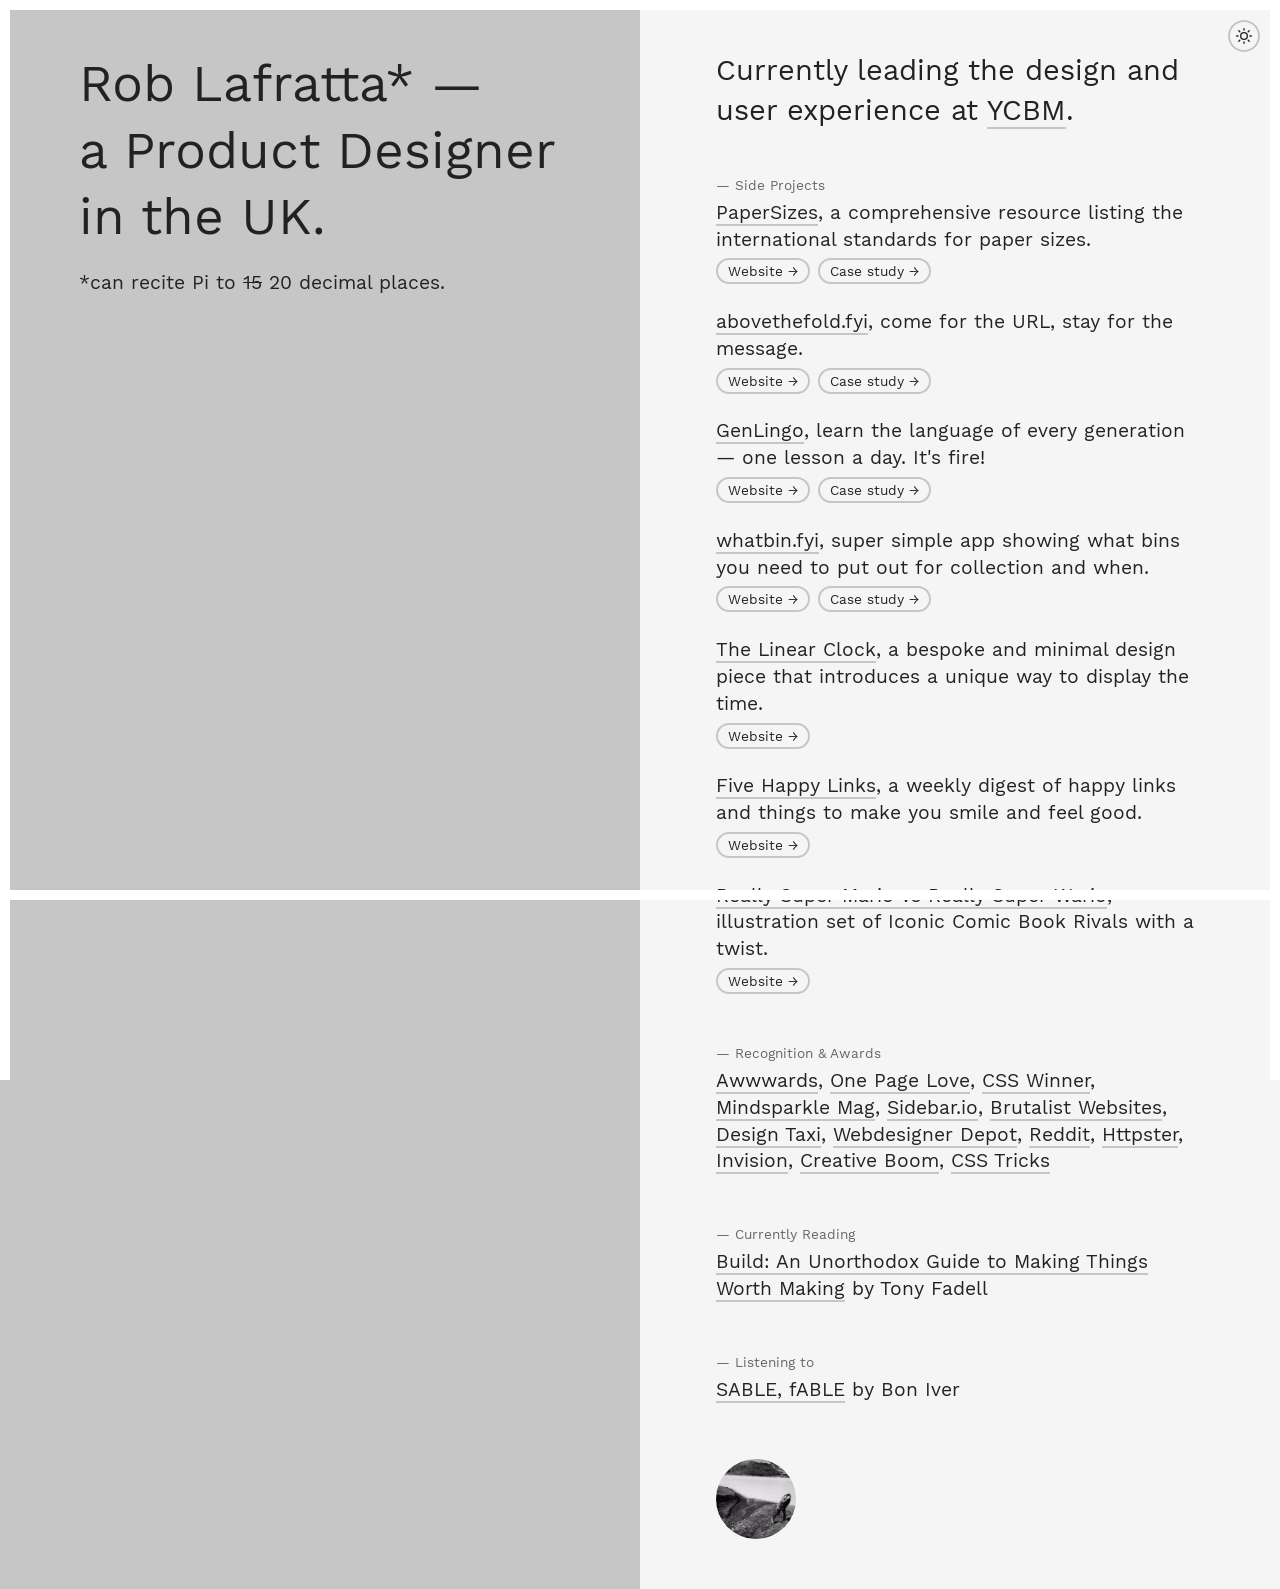
<file: index.html>
<!DOCTYPE html>
<html lang="en">

<head>
	<meta charset="utf-8">
	<meta http-equiv="X-UA-Compatible" content="IE=edge">
	<meta name="viewport" content="width=device-width, initial-scale=1">
	<meta name="description" content="Rob Lafratta is a multi-disciplinary Product Designer in the UK.">
	<link rel="canonical" href="http://roblafratta.com"/>
	<!-- favicons -->
	<link rel="apple-touch-icon" sizes="57x57" href="favicon/apple-touch-icon-57x57.png">
	<link rel="apple-touch-icon" sizes="60x60" href="favicon/apple-touch-icon-60x60.png">
	<link rel="apple-touch-icon" sizes="72x72" href="favicon/apple-touch-icon-72x72.png">
	<link rel="apple-touch-icon" sizes="76x76" href="favicon/apple-touch-icon-76x76.png">
	<link rel="apple-touch-icon" sizes="114x114" href="favicon/apple-touch-icon-114x114.png">
	<link rel="apple-touch-icon" sizes="120x120" href="favicon/apple-touch-icon-120x120.png">
	<link rel="apple-touch-icon" sizes="144x144" href="favicon/apple-touch-icon-144x144.png">
	<link rel="apple-touch-icon" sizes="152x152" href="favicon/apple-touch-icon-152x152.png">
	<link rel="apple-touch-icon" sizes="180x180" href="favicon/apple-touch-icon-180x180.png">
	<link rel="icon" type="image/png" href="favicon/favicon-32x32.png" sizes="32x32">
	<link rel="icon" type="image/png" href="favicon/favicon-194x194.png" sizes="194x194">
	<link rel="icon" type="image/png" href="favicon/favicon-96x96.png" sizes="96x96">
	<link rel="icon" type="image/png" href="favicon/android-chrome-192x192.png" sizes="192x192">
	<link rel="icon" type="image/png" href="favicon/favicon-16x16.png" sizes="16x16">
	<link rel="manifest" href="favicon/manifest.json">
	<link rel="mask-icon" href="favicon/safari-pinned-tab.svg" color="#222222">
	<meta name="msapplication-TileColor" content="#222222">
	<meta name="msapplication-TileImage" content="favicon/mstile-144x144.png">
	<meta name="theme-color" content="#ffffff">
	<title>Rob Lafratta Product Designer</title>

	<link href="css/bootstrap.min.css" rel="stylesheet">
	<link href="css/ie10-viewport-bug-workaround.css" rel="stylesheet">
	<link href="css/styles.css" rel="stylesheet">

	<!--[if lt IE 9]>
      <script src="https://oss.maxcdn.com/html5shiv/3.7.2/html5shiv.min.js"></script>
      <script src="https://oss.maxcdn.com/respond/1.4.2/respond.min.js"></script>
    <![endif]-->
<script src="js/analytics.js"></script>
</head>

<body>

	<div class="toppageborder"></div>
  <div class="leftpageborder"></div>
  <div class="rightpageborder"></div>
  <div class="bottompageborder"></div>

	<!-- Theme Toggle -->
	<button id="theme-toggle" class="theme-toggle" aria-label="Toggle dark mode">
		<svg class="sun-icon" xmlns="http://www.w3.org/2000/svg" viewBox="0 0 24 24" fill="none" stroke="currentColor" stroke-width="2" stroke-linecap="round" stroke-linejoin="round">
			<circle cx="12" cy="12" r="5"></circle>
			<line x1="12" y1="1" x2="12" y2="3"></line>
			<line x1="12" y1="21" x2="12" y2="23"></line>
			<line x1="4.22" y1="4.22" x2="5.64" y2="5.64"></line>
			<line x1="18.36" y1="18.36" x2="19.78" y2="19.78"></line>
			<line x1="1" y1="12" x2="3" y2="12"></line>
			<line x1="21" y1="12" x2="23" y2="12"></line>
			<line x1="4.22" y1="19.78" x2="5.64" y2="18.36"></line>
			<line x1="18.36" y1="5.64" x2="19.78" y2="4.22"></line>
		</svg>
		<svg class="moon-icon" xmlns="http://www.w3.org/2000/svg" viewBox="0 0 24 24" fill="none" stroke="currentColor" stroke-width="2" stroke-linecap="round" stroke-linejoin="round">
			<path d="M21 12.79A9 9 0 1 1 11.21 3 7 7 0 0 0 21 12.79z"></path>
		</svg>
	</button>
 

	<div class="container-fluid fill">
		<div class="row fill">

			<!-- Left Half -->
      <div class="col-md-6 left"> 
        <!-- content -->
        <div class="content">
            <h1 class="lead" id="hero-lead">Rob Lafratta* &mdash; <br>
            a Product Designer<br>
            in the UK.</h1>
            <h4 id="hero-fact">*can recite Pi to <span class="linethrough">15</span> 20 decimal places.</h4>
        </div>
        <!-- / content --> 
      </div>
      <!-- / left -->

			<!-- Right Half -->
			<div class="col-md-6 right">
				<!-- content -->
				<div class="content">
					<h2 id="current-role">Currently leading the design and user experience at <a href="http://youcanbook.me" title="YouCanBookMe" target="_blank">YCBM</a>.</h2>
				
					<ul class="big-list">
						<li>


							<h5>Side Projects</h5>

							<div id="side-projects-list">
								<div class="project">
									<h4><a href="http://papersizes.io" title="Papersizes.io" target="_blank">PaperSizes</a>, a comprehensive resource listing the international standards for paper sizes.</h4>
									<a class="button rounded" href="http://papersizes.io" title="Papersizes.io" target="_blank">Website &rarr;</a>
									<a class="button rounded" href="https://medium.com/muzli-design-inspiration/introducing-papersizes-our-stupid-side-project-74cdba3a98ae" title="PaperSizes Our Stupid Side Project" target="_blank">Case study &rarr;</a>
								</div>
							</div>


						</li>
						<li>
							<h5>Recognition &amp; Awards</h5>
							<h4><a href="https://www.awwwards.com/sites/papersizes" title="Honorable Mention on Awwwards"  target="_blank">Awwwards</a>, <a href="https://onepagelove.com/above-the-fold-is-a-myth" title="Awarded on One Page Love" target="_blank">One Page Love</a>, <a href="http://www.csswinner.com/details/papersizes/11702" title="SOTD CSS Winner" target="_blank">CSS Winner</a>, <a href="https://mindsparklemag.com/website/papersizes/" title="SOTD Mindsparkle Mag" target="_blank">Mindsparkle Mag</a>, <a href="https://sidebar.io/?after=2017-08-06&before=2017-08-06" title="Featured on Sidebar.io" target="_blank">Sidebar.io</a>, <a href="http://brutalistwebsites.com/abovethefold.fyi/" title="Featured on Brutalist Websites" target="_blank">Brutalist Websites</a>, <a href="http://designtaxi.com/news/379440/Delightful-Illustrations-Dress-Super-Mario-And-Wario-As-Famous-Comic-Book-Rivals/" title="Featured on Design Taxi" target="_blank">Design Taxi</a>, <a href="https://www.webdesignerdepot.com/2017/05/whats-new-for-designers-may-2017/" title="Featured on Webdesigner Depot" target="_blank">Webdesigner Depot</a>, <a href="http://bit.ly/2opJhq6" title="Featured on Reddit" target="_blank">Reddit</a>, <a href="https://httpster.net/website/papersizes/" title="Featured on Httpster" target="_blank">Httpster</a>, <a href="http://blog.invisionapp.com/why-you-shouldnt-ignore-the-bigger-breakpoints-in-responsive-web-design/" title="Featured on Invision Blog" target="_blank">Invision</a>, <a href="https://www.creativeboom.com/tips/keeping-the-spirits-up-during-lockdown-how-to-be-happy-in-isolation/" title="Mentioned by Creative Boom" target="_blank">Creative Boom</a>, <a href="https://css-tricks.com/abovethefold-fyi/" title="Mentioned by CSS Tricks" target="_blank">CSS Tricks</a>
              
              </h4>
						</li>
						

						<li>
							<h5>Currently Reading</h5>
							<h4><a href="https://www.goodreads.com/book/show/59696349-build" target="_blank" title="Build: An Unorthodox Guide to Making Things Worth Making">Build: An Unorthodox Guide to Making Things Worth Making</a> by Tony Fadell</h4>
						</li>
						
						<li>
							<h5>Listening to</h5>
							<h4><a href="https://open.spotify.com/album/3L3UjpXtom6T0Plt1j6l1T?si=sHRRYGZLRGW7gDe4qALL9w" target="_blank" title="SABLE, fABLE by Bon Iver">SABLE, fABLE</a> by Bon Iver</h4>
						</li>
							
        </ul>
        <div class="bottom"><img class="round" alt="Rob Lafratta Product Designer" src="images/me.jpg" style="width:80px;height:80px" width="80" height="80"></div>
      </div>
      <!-- /content --> 
    </div>
    
    <!-- /Right Half --> 
    
  </div>
  <!-- /row --> 
</div>
<!--/ container --> 

<script src="js/theme-toggle.js"></script>
<script src="js/content-renderer.js"></script>
<script src="js/ie10-viewport-bug-workaround.js"></script> 


</body>
</html>
</file>
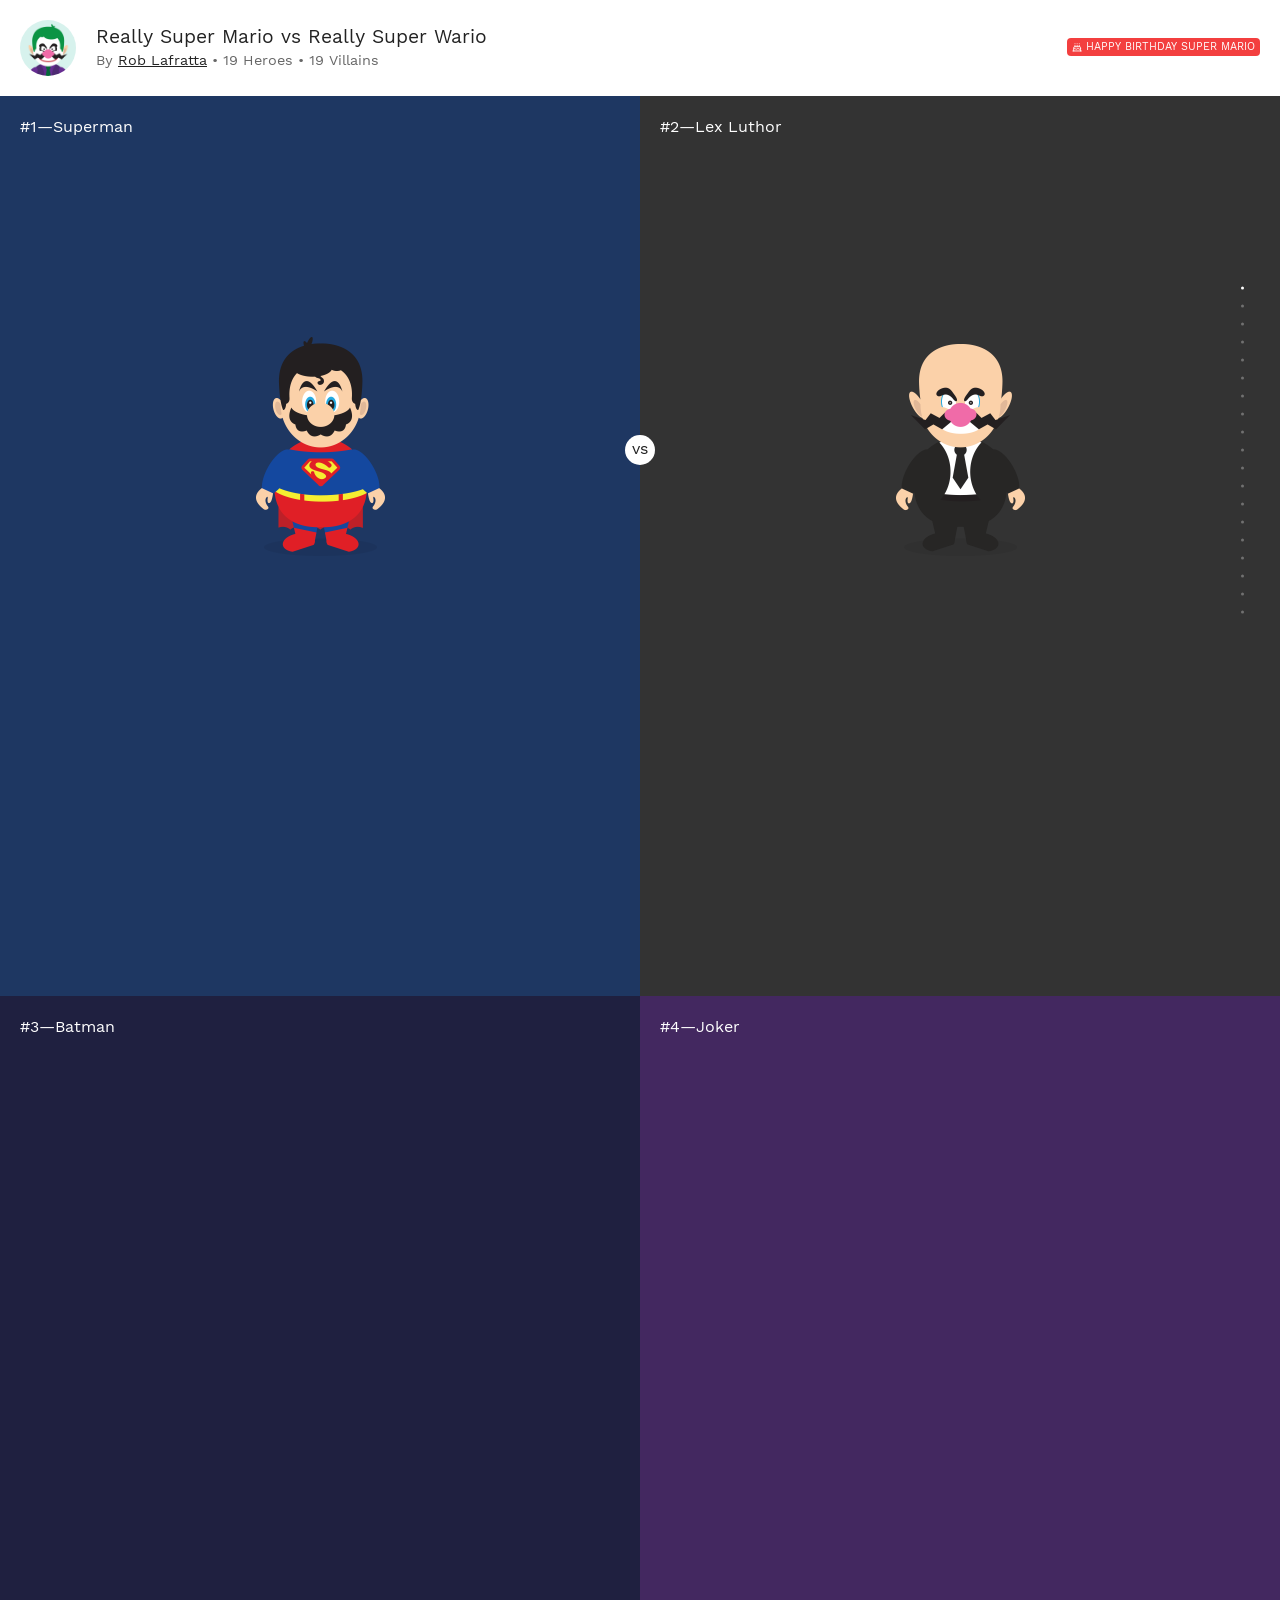
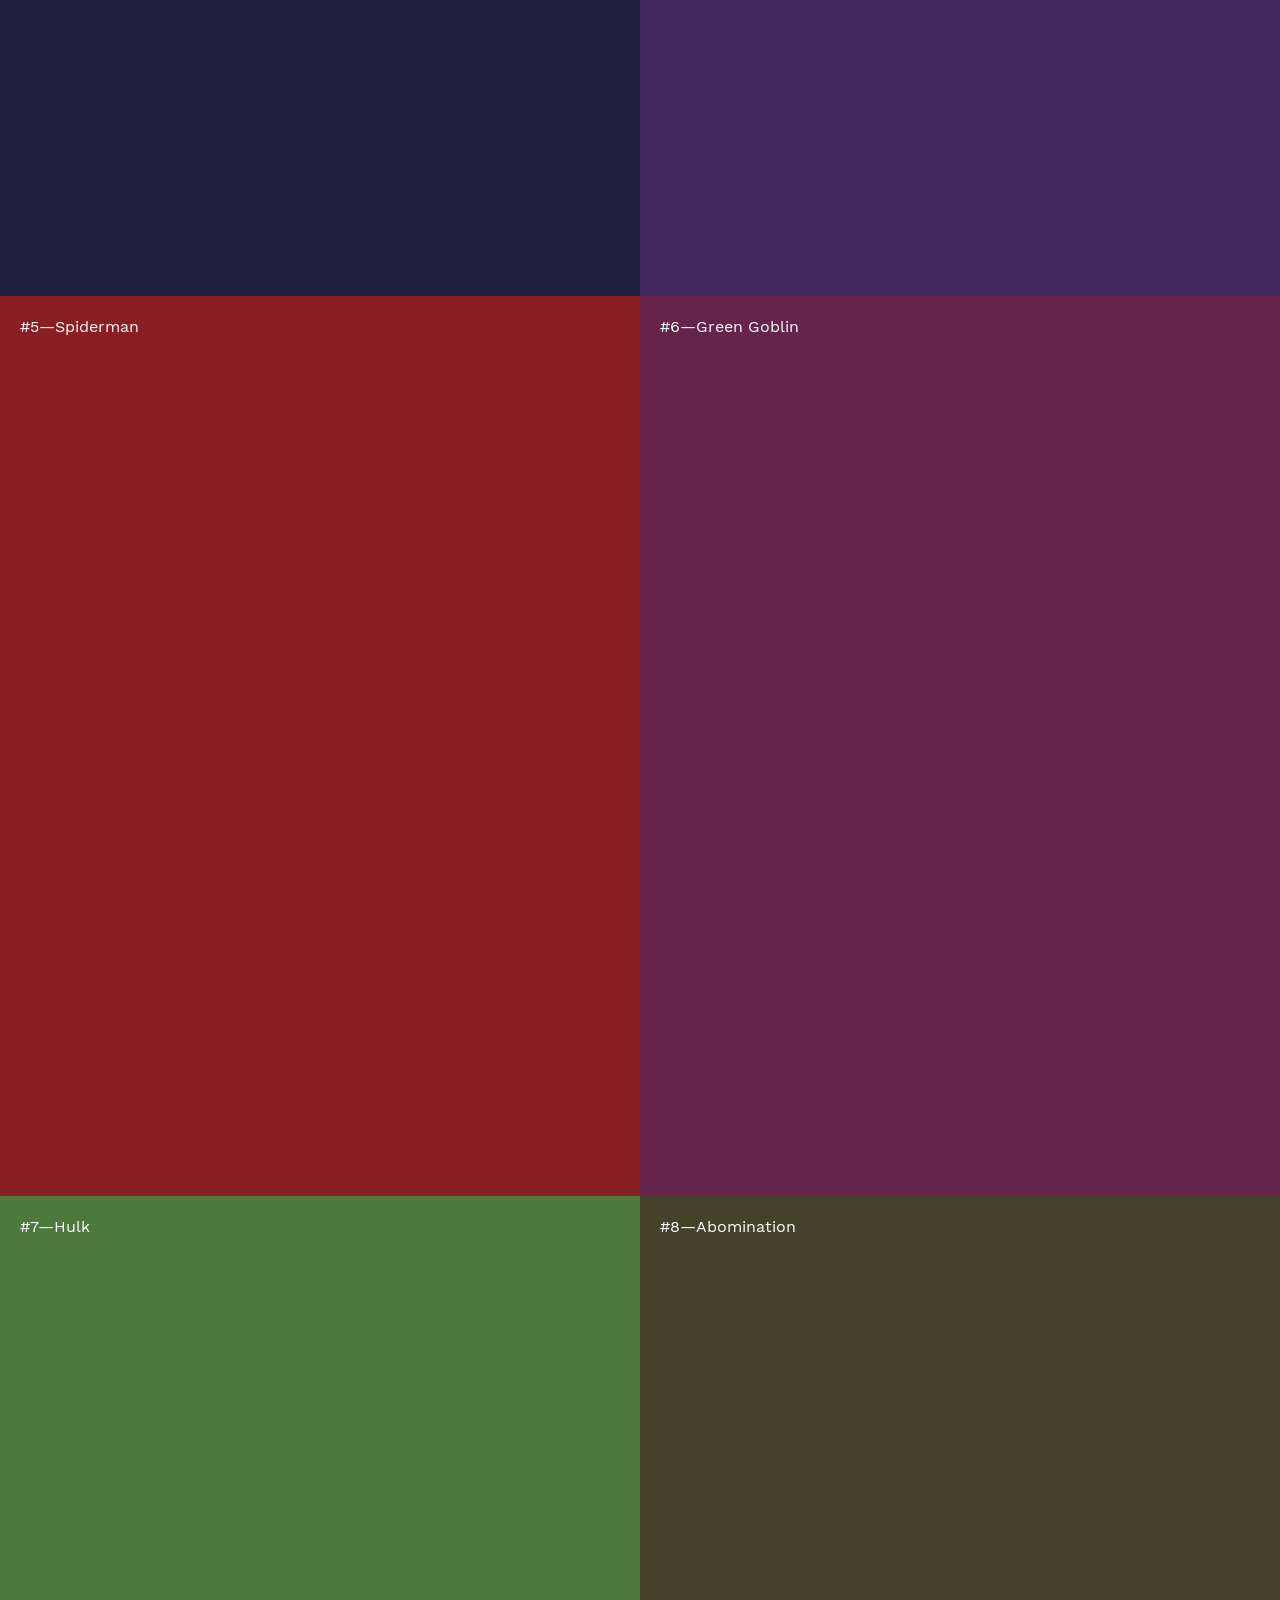
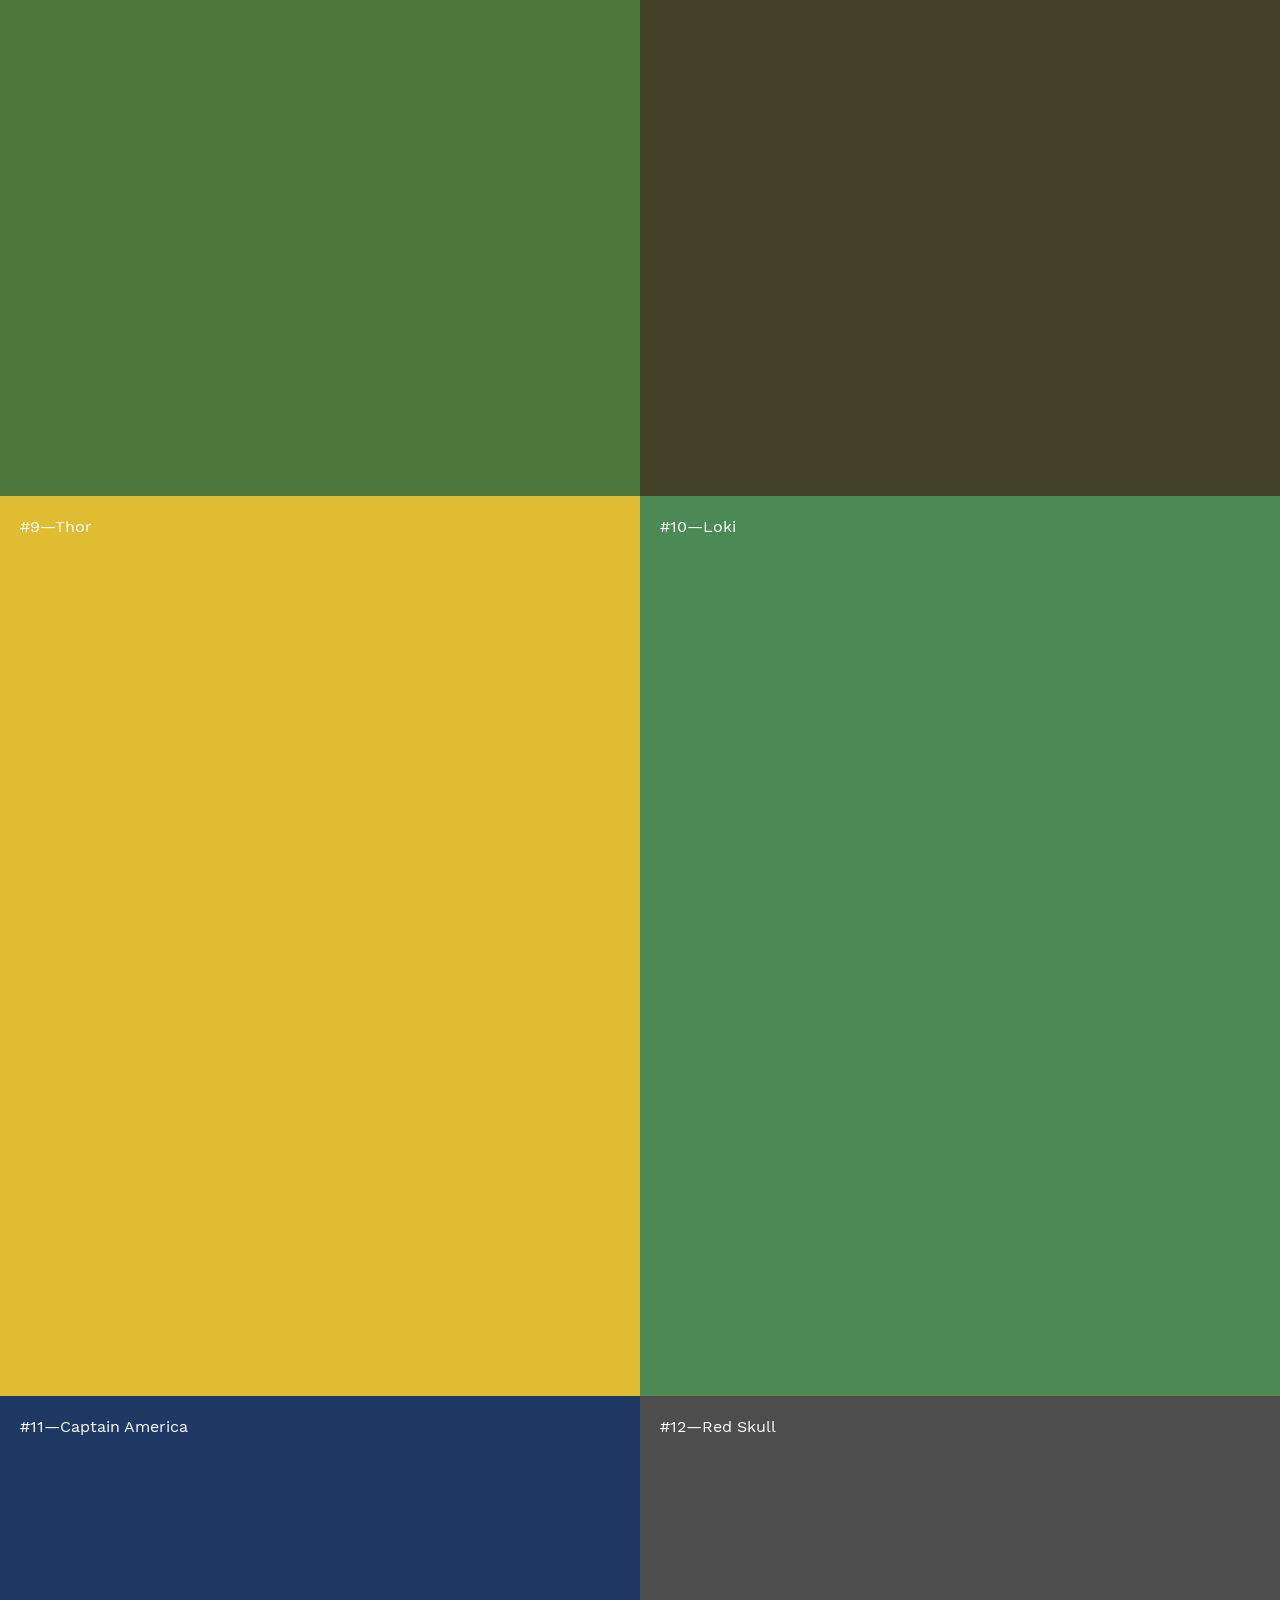
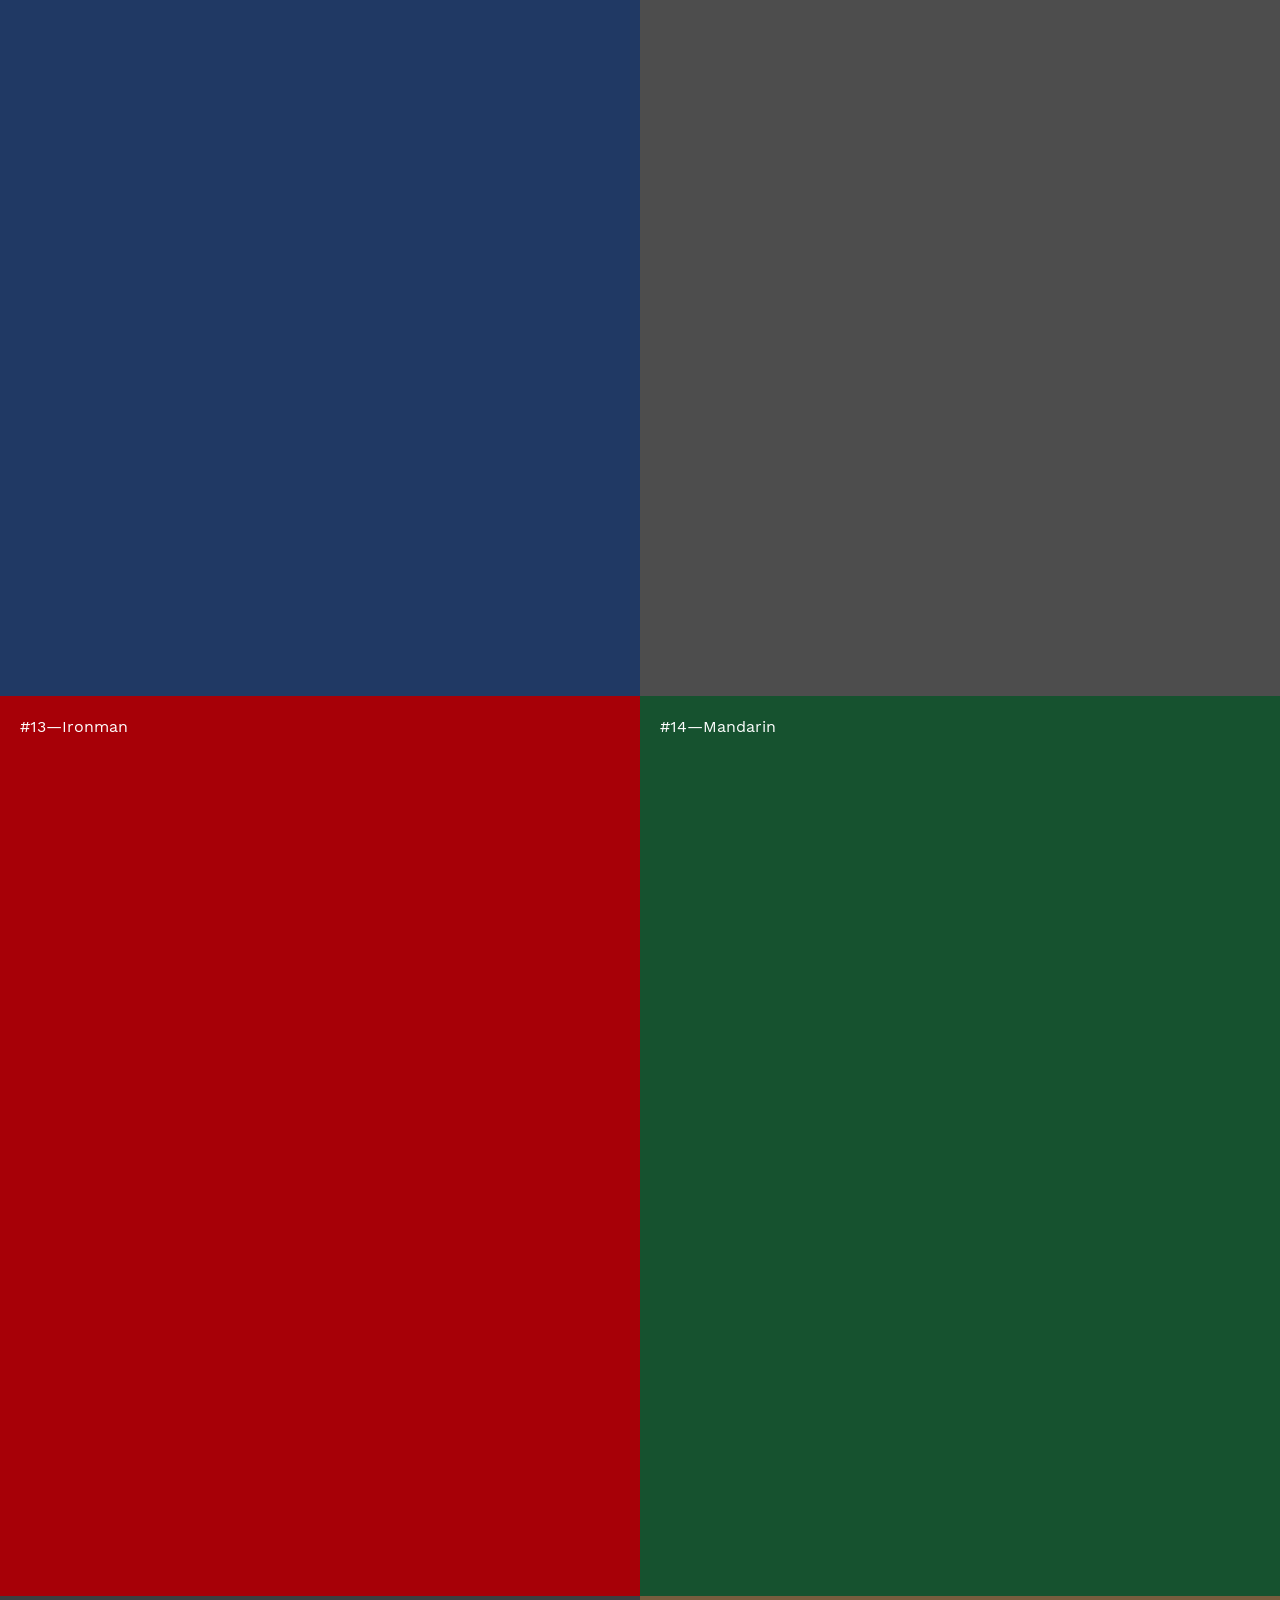
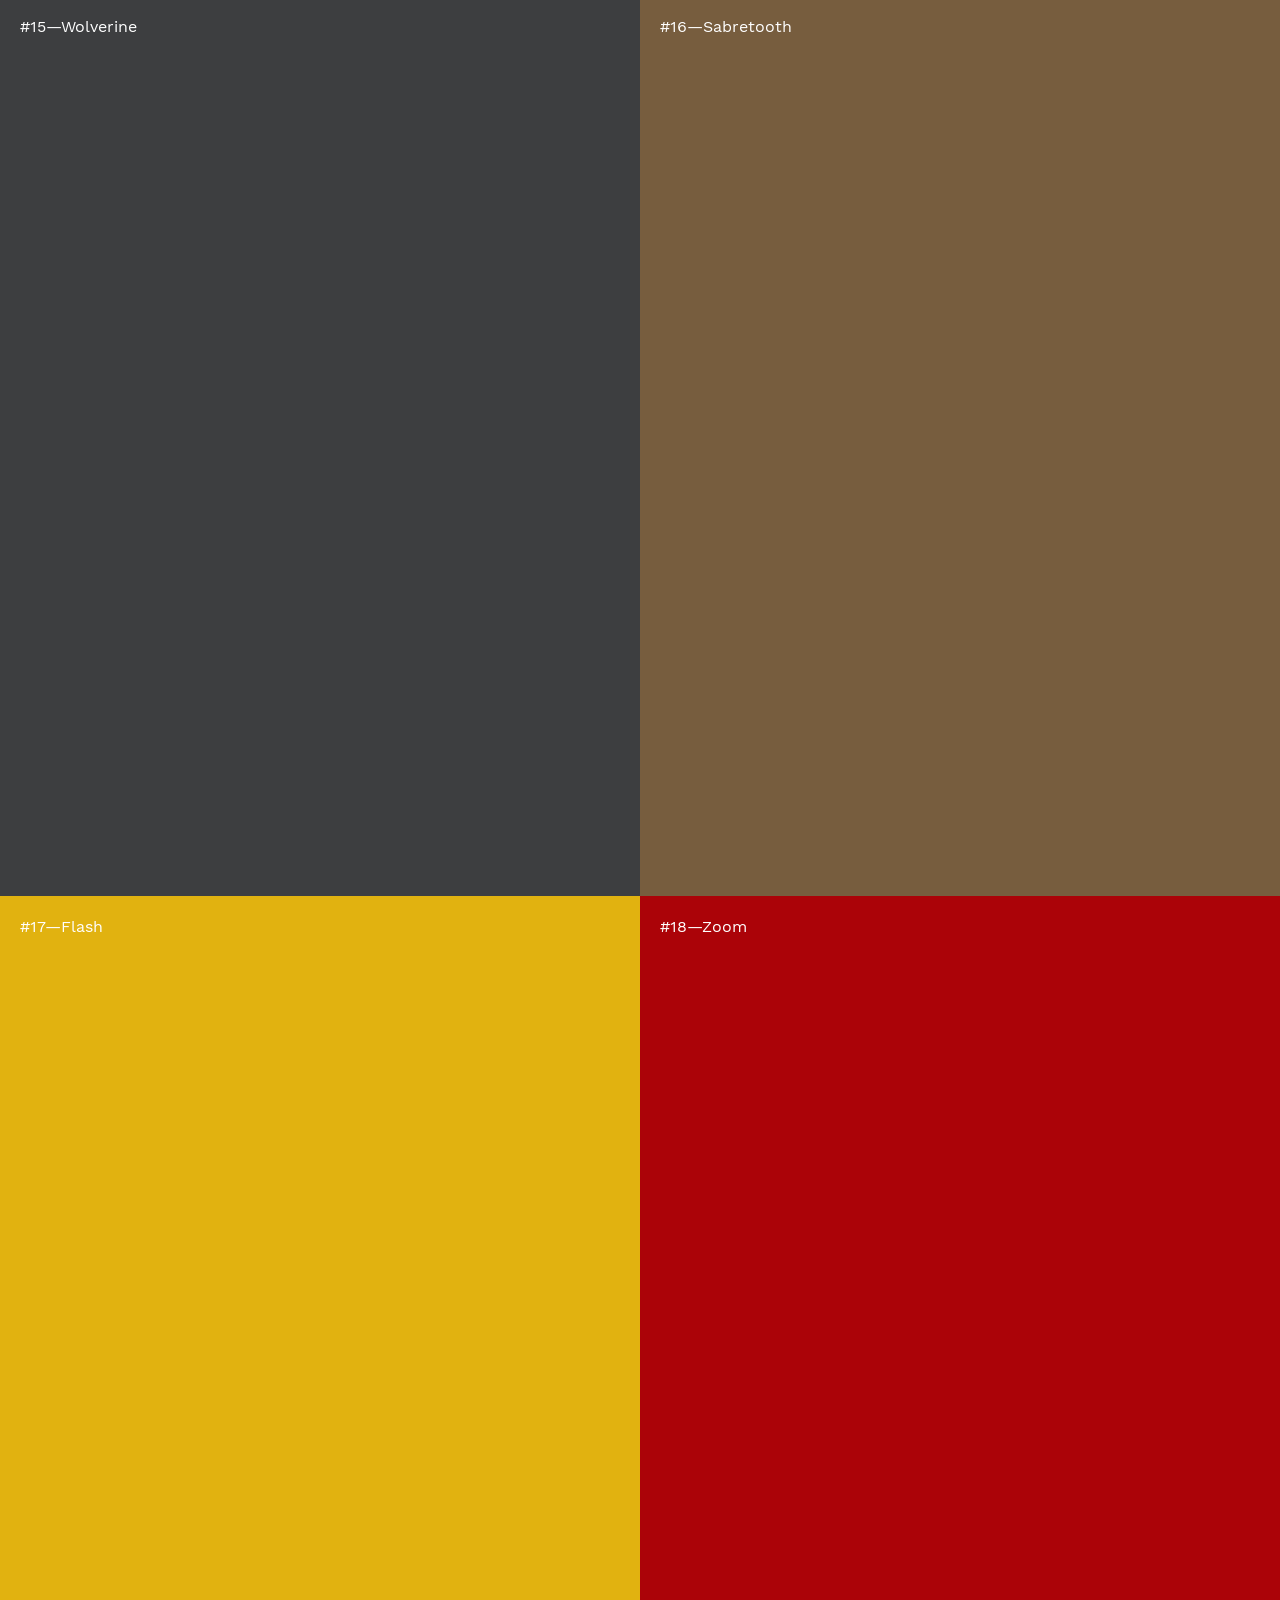
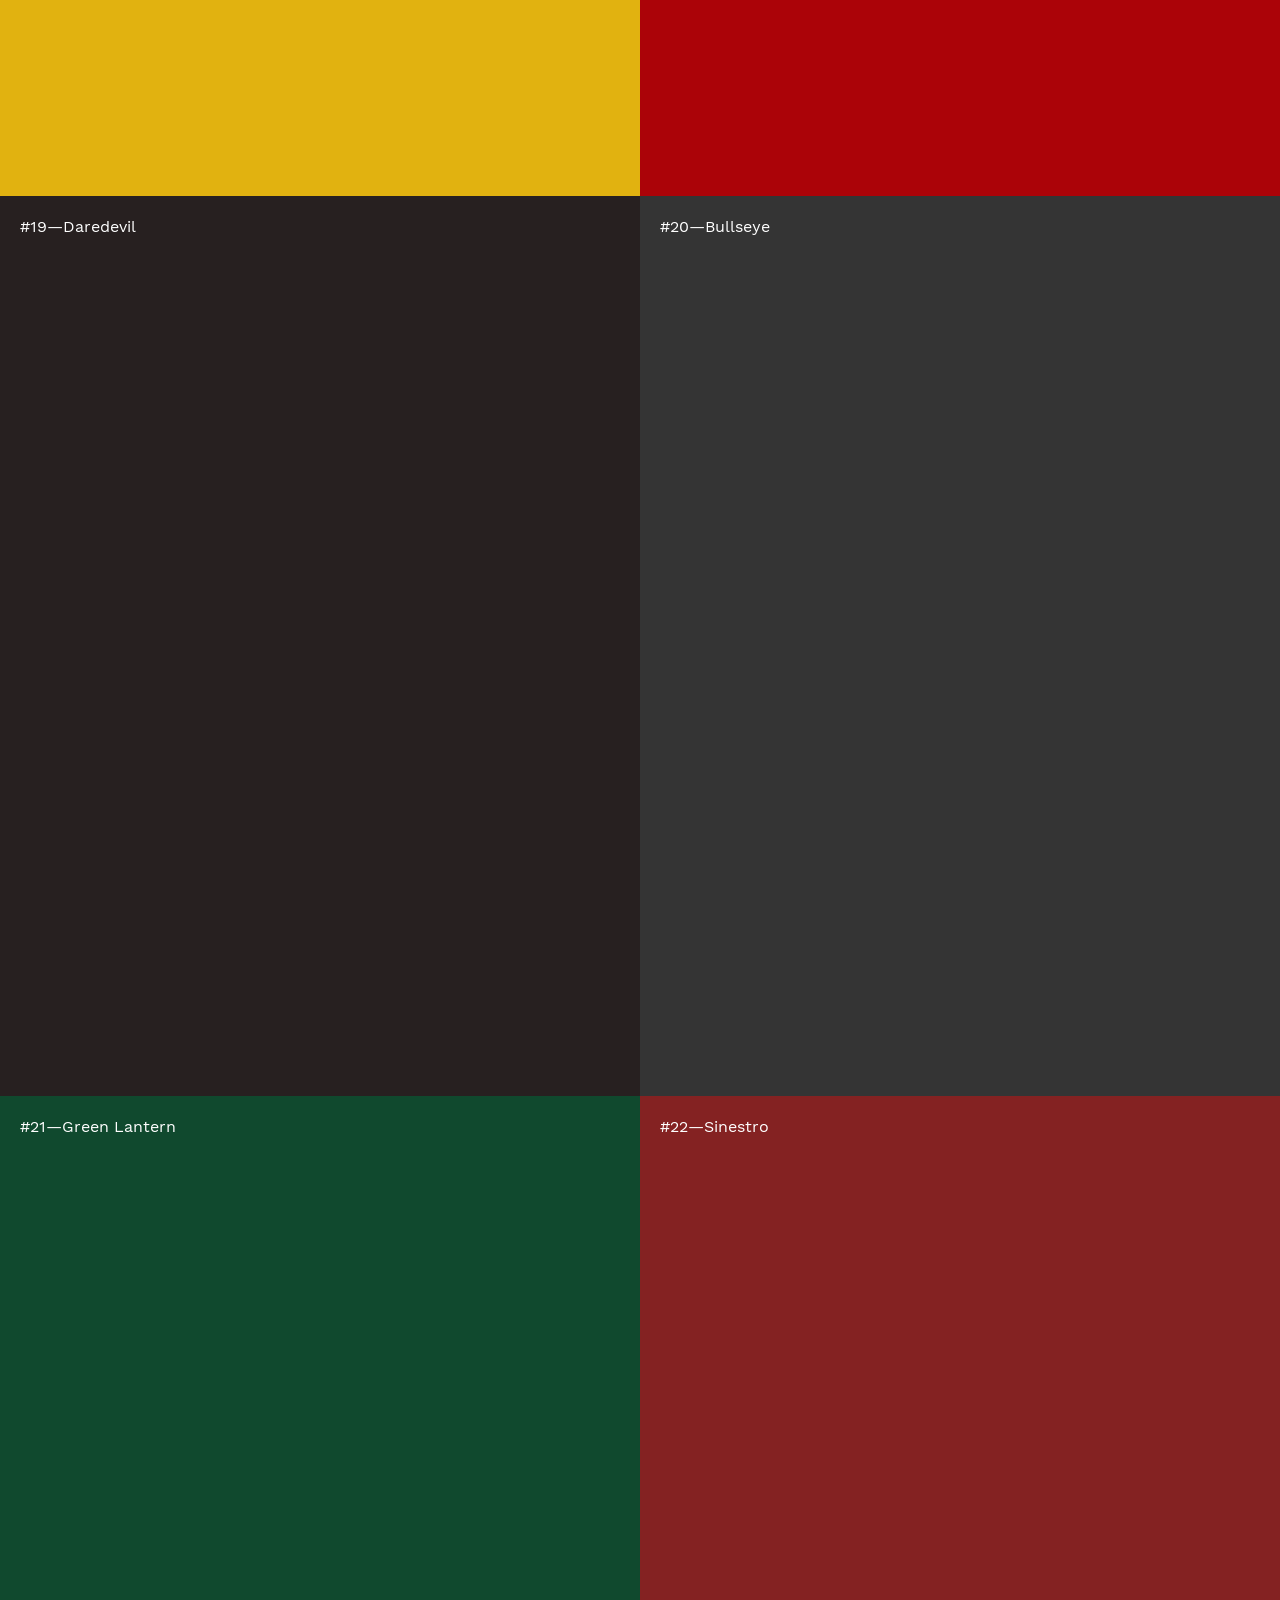
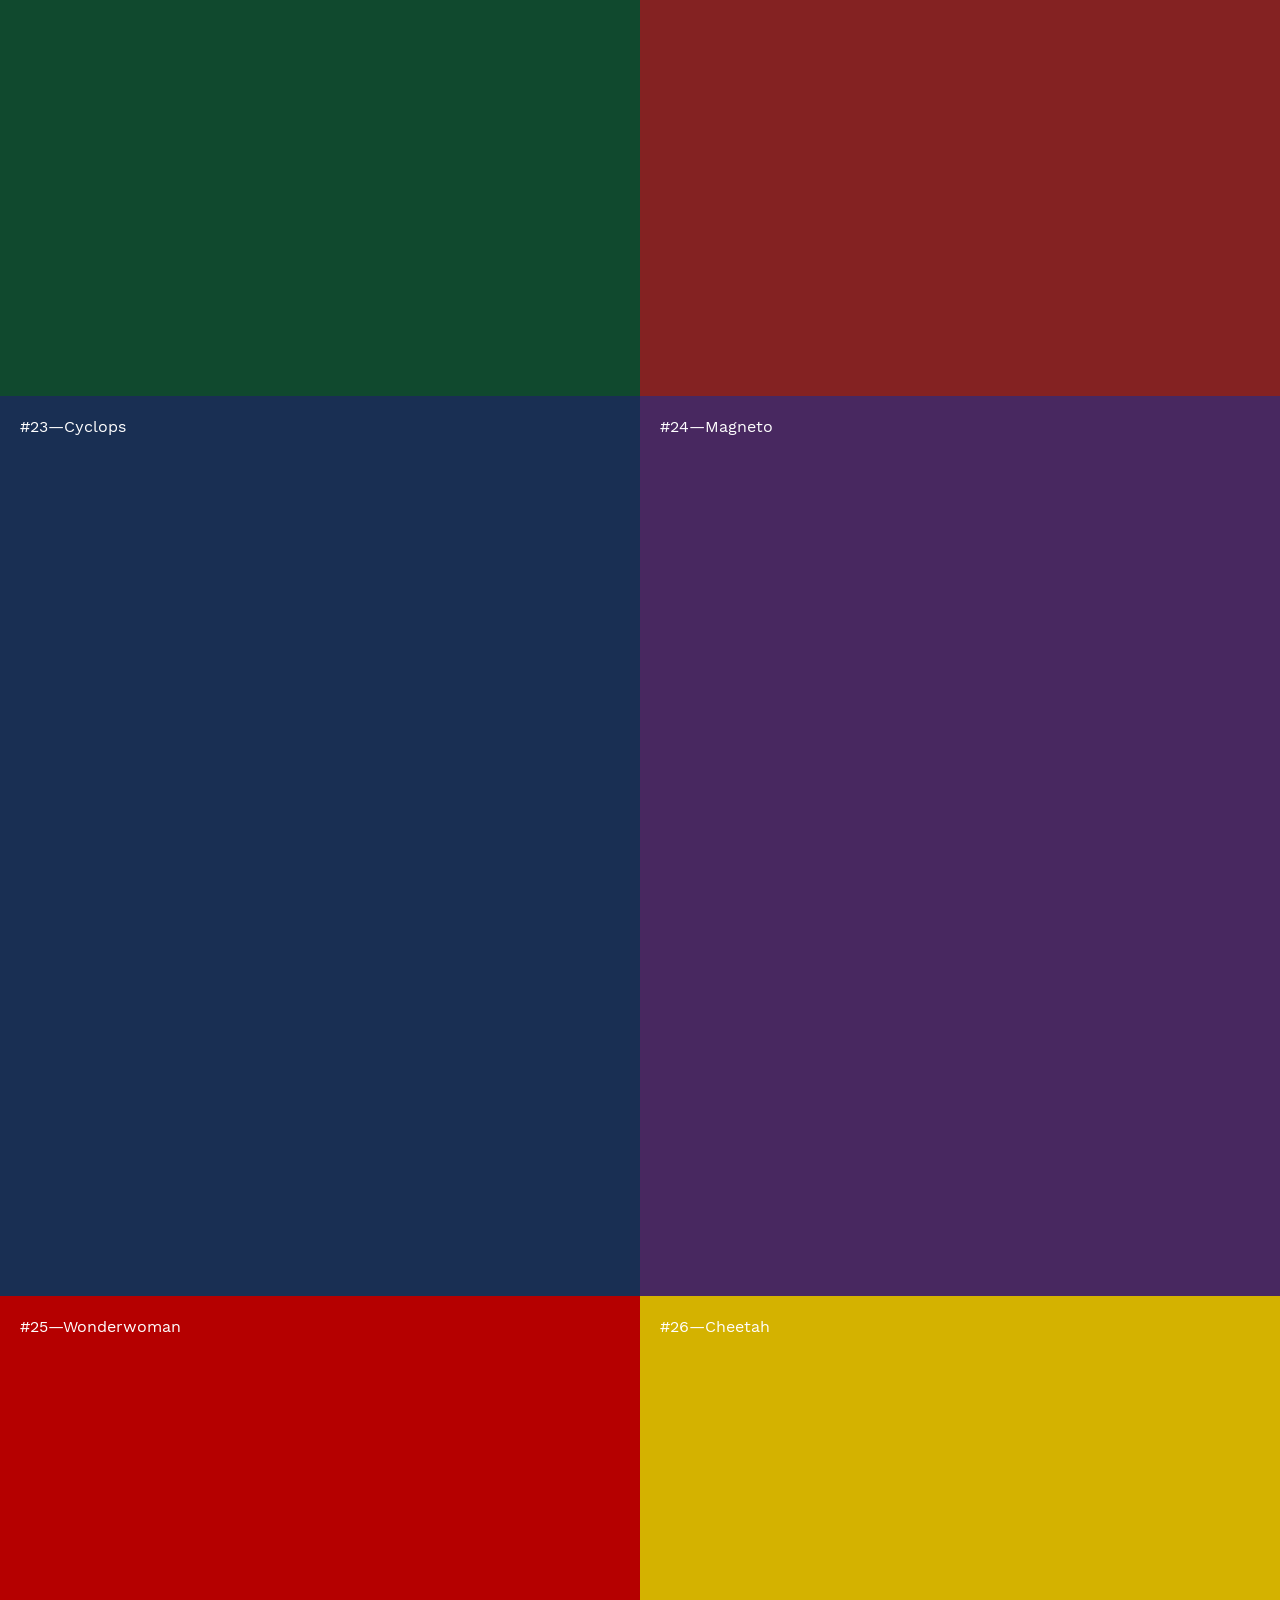
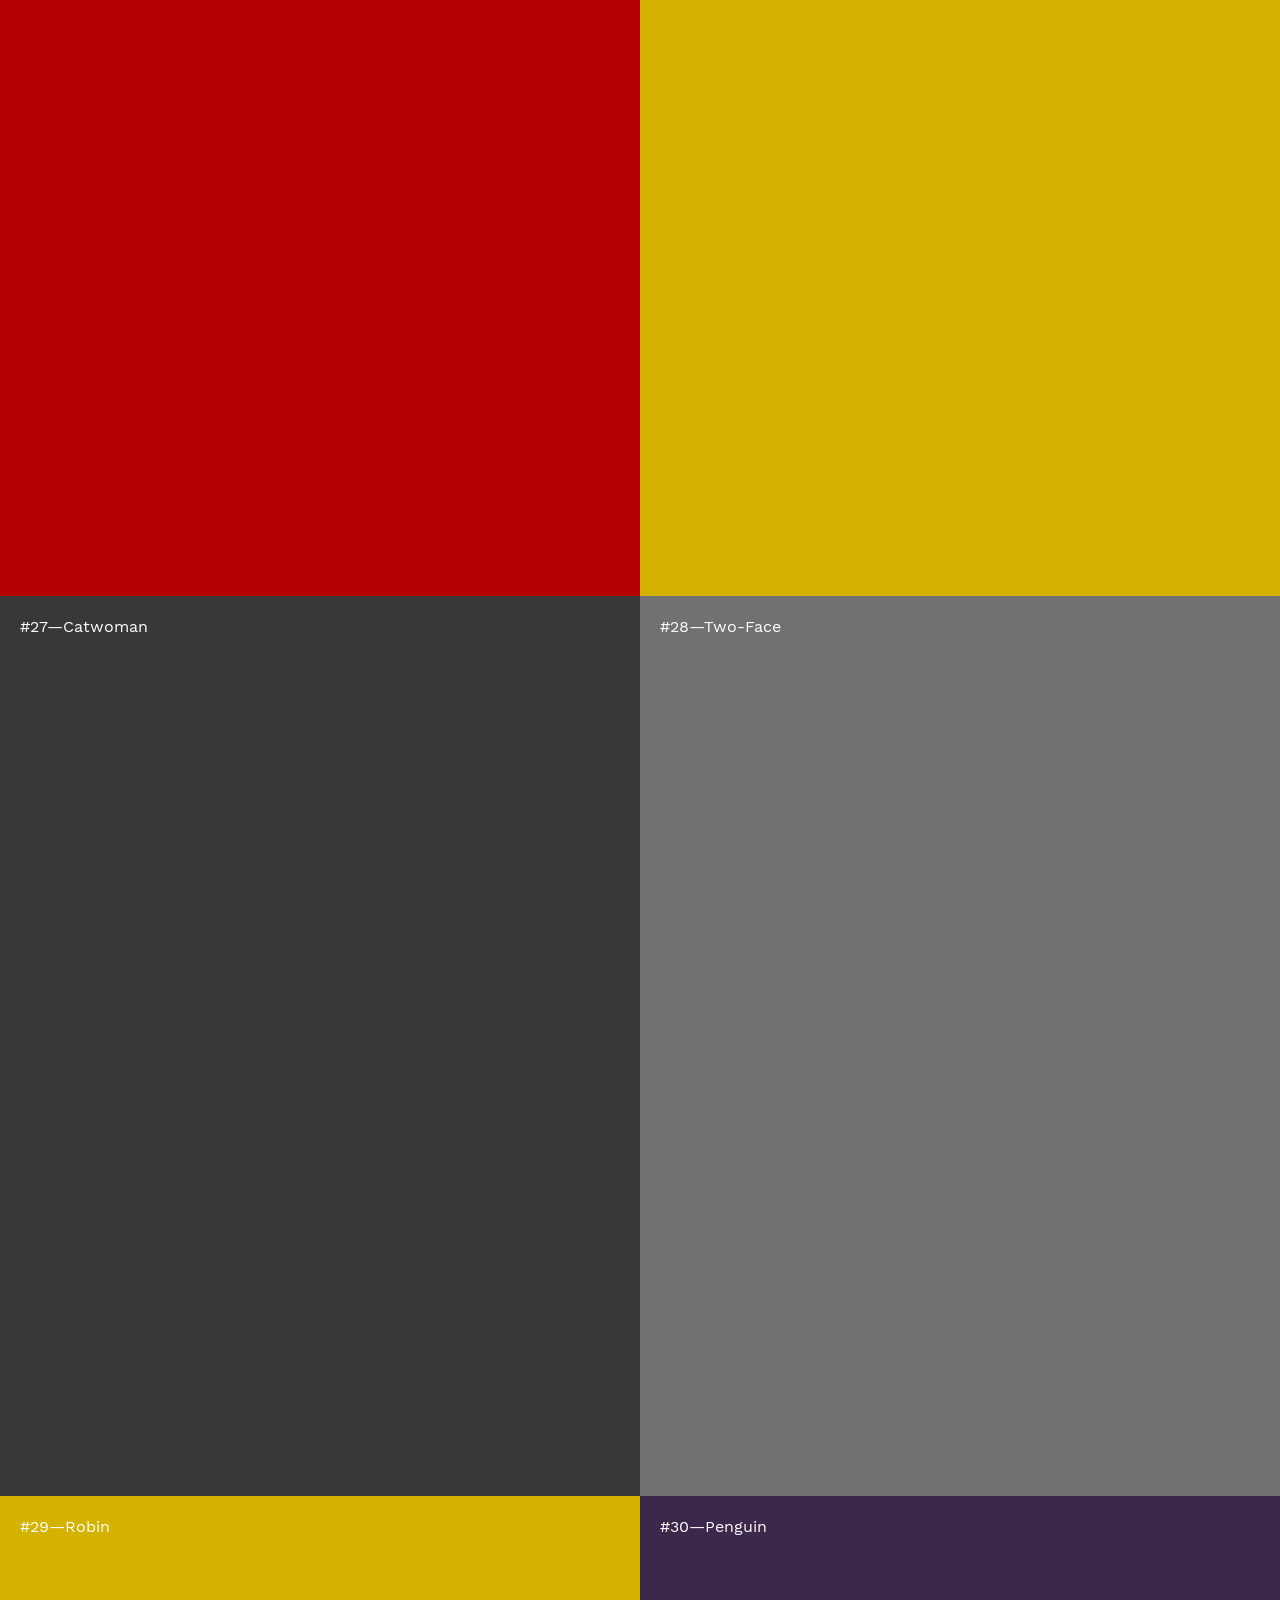
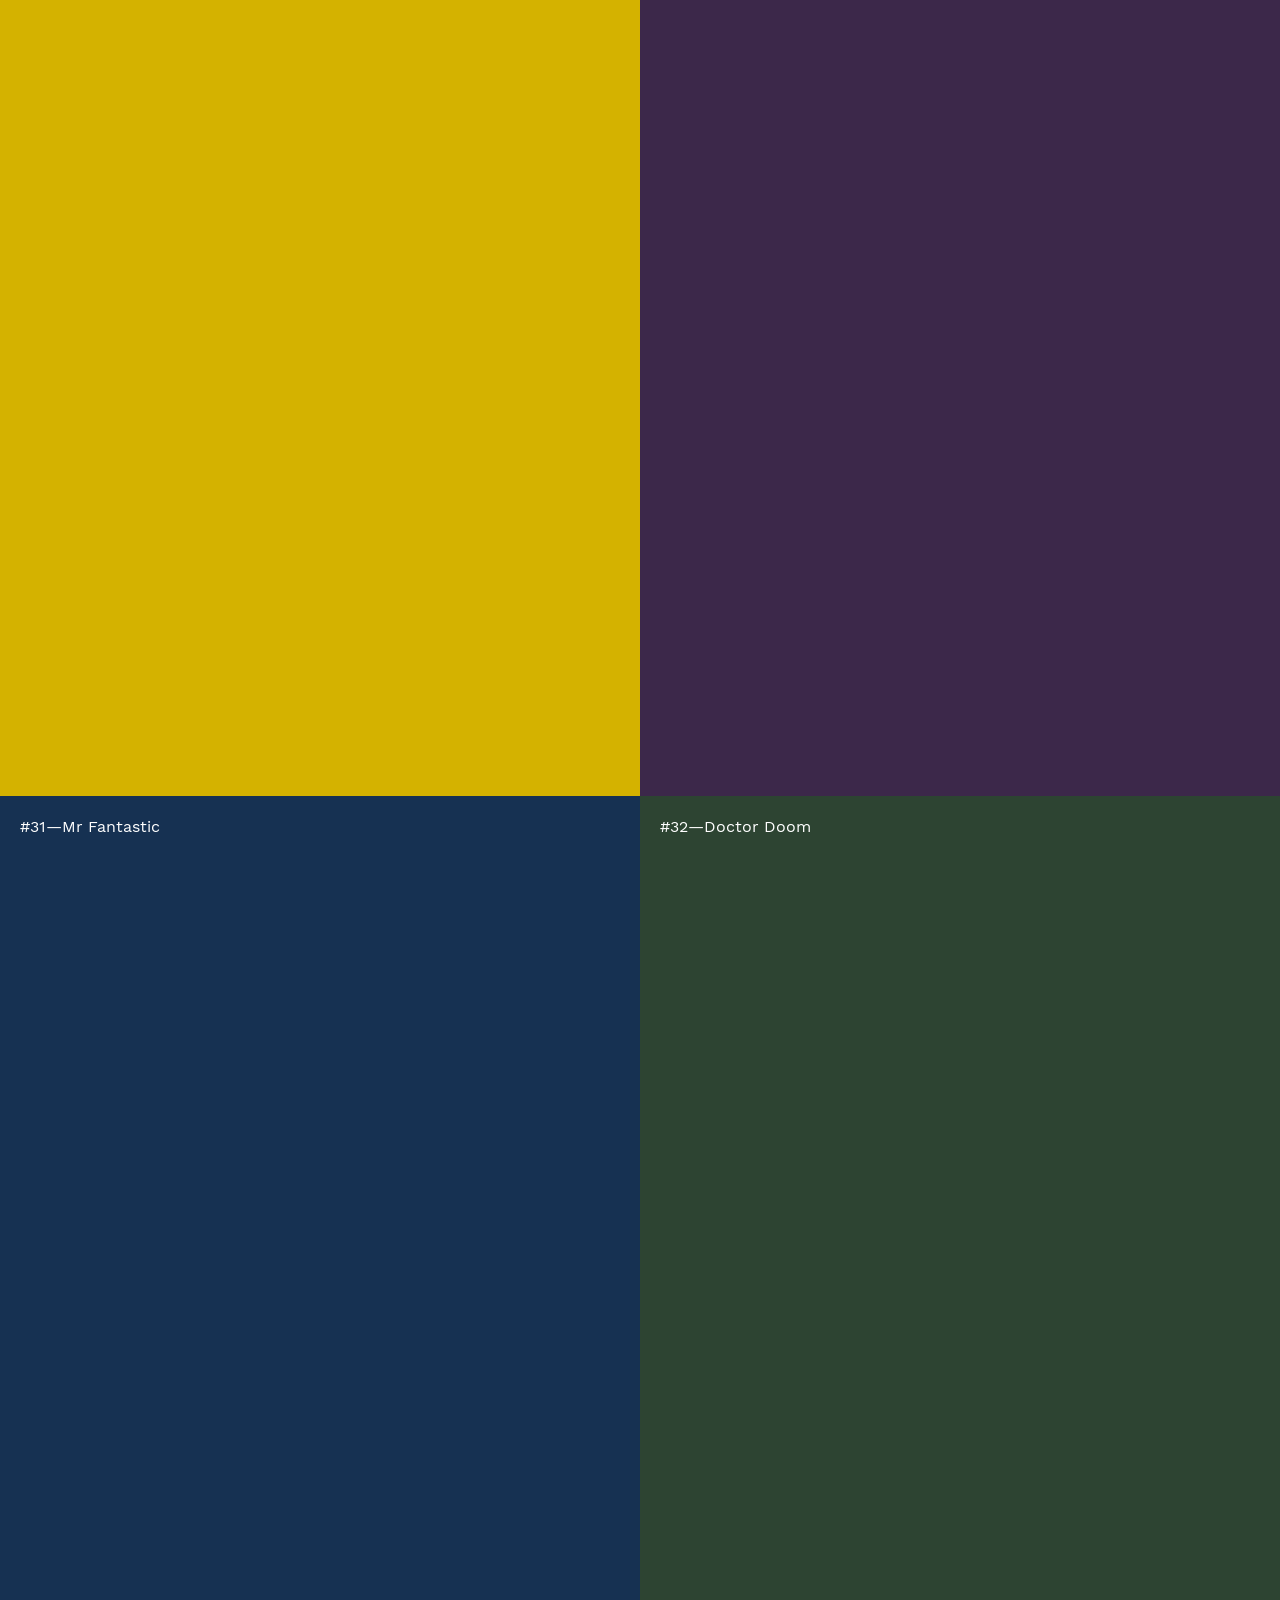
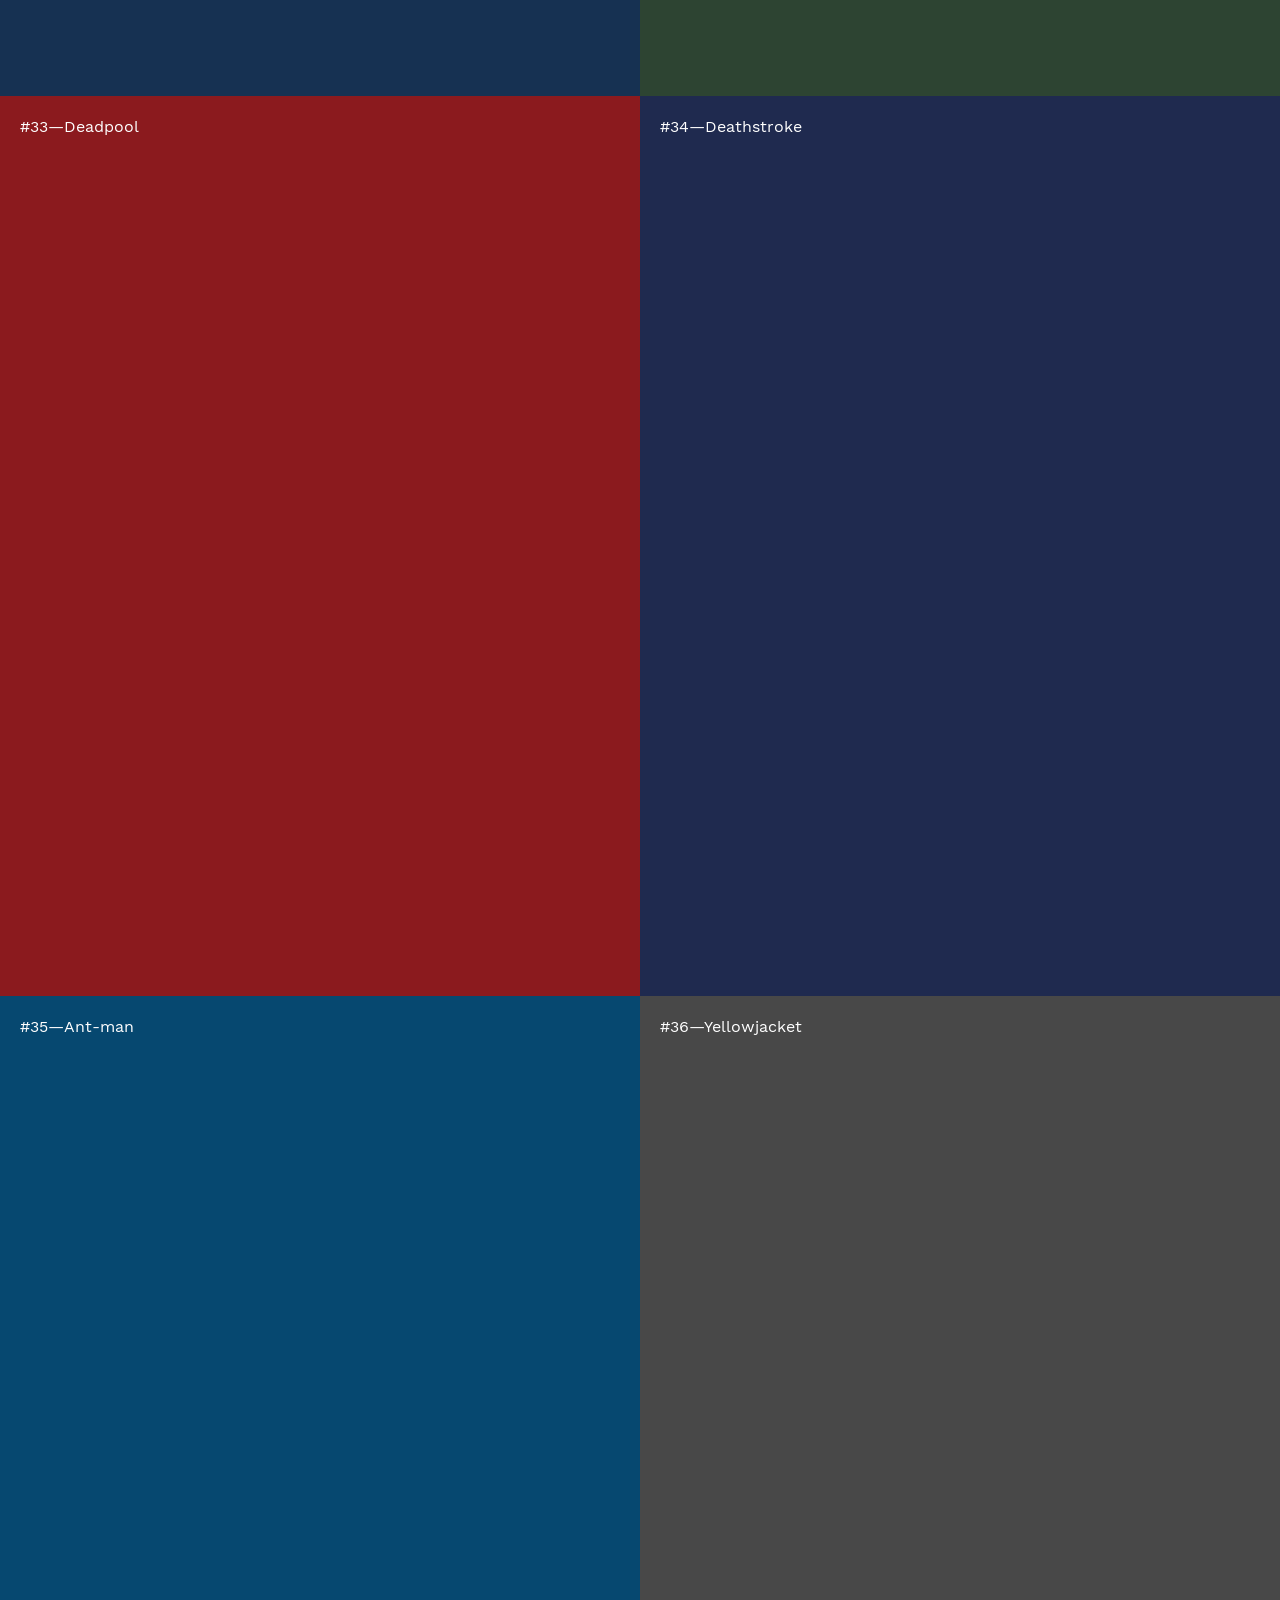
<file: mariowario/index.html>
<!DOCTYPE html>
<html lang="en" class="no-js">
<head>
<meta charset="UTF-8" />
<meta http-equiv="X-UA-Compatible" content="IE=edge,chrome=1">
<meta name="viewport" content="width=device-width, initial-scale=1.0">
<title>Really Super Mario vs Really Super Wario</title>
<meta name="description" content="Really Super Mario vs Really Super Wario by Rob Lafratta" />
<meta name="keywords" content="super mario, super wario, illustration, happy birthday Super Mario" />
<meta name="author" content="Rob Lafratta" />

<!-- for facebook -->
<meta property="og:url" content="http://roblafratta.com/mariowario" />
<meta property="og:type" content="website" />
<meta property="og:title" content="Really Super Mario vs Really Super Wario" />
<meta property="og:description" content="What if Super Mario really was Super?" />
<meta property="og:image" content="http://www.roblafratta.com/images/super/reallysuper.jpg" />
<meta property="og:image:width" content="1200" />
<meta property="og:image:height" content="630" />
<meta property="fb:admins" content="509962251" />

<!-- twitter -->
<meta name="twitter:card" content="summary_large_image">

<link rel="apple-touch-icon" sizes="57x57" href="../favicon/apple-touch-icon-57x57.png">
<link rel="apple-touch-icon" sizes="60x60" href="../favicon/apple-touch-icon-60x60.png">
<link rel="apple-touch-icon" sizes="72x72" href="../favicon/apple-touch-icon-72x72.png">
<link rel="apple-touch-icon" sizes="76x76" href="../favicon/apple-touch-icon-76x76.png">
<link rel="apple-touch-icon" sizes="114x114" href="../favicon/apple-touch-icon-114x114.png">
<link rel="apple-touch-icon" sizes="120x120" href="../favicon/apple-touch-icon-120x120.png">
<link rel="apple-touch-icon" sizes="144x144" href="../favicon/apple-touch-icon-144x144.png">
<link rel="apple-touch-icon" sizes="152x152" href="../favicon/apple-touch-icon-152x152.png">
<link rel="apple-touch-icon" sizes="180x180" href="../favicon/apple-touch-icon-180x180.png">
<link rel="icon" type="image/png" href="../favicon/favicon-32x32.png" sizes="32x32">
<link rel="icon" type="image/png" href="../favicon/android-chrome-192x192.png" sizes="192x192">
<link rel="icon" type="image/png" href="../favicon/favicon-96x96.png" sizes="96x96">
<link rel="icon" type="image/png" href="../favicon/favicon-16x16.png" sizes="16x16">
<link rel="manifest" href="../favicon/manifest.json">
<link rel="mask-icon" href="../favicon/safari-pinned-tab.svg" color="#222222">
<meta name="msapplication-TileColor" content="#222222">
<meta name="msapplication-TileImage" content="../favicon/mstile-144x144.png">
<meta name="theme-color" content="#ffffff">
<link rel="stylesheet" type="text/css" href="../css/super.css" />
<script async src="../js/vendor/modernizr-2.8.3.min.js"></script>
<script src="../js/analytics.js"></script>
</head>
<body>
    

<div class="container">
  <header>
    <div class="left">
      <img class="avatar" src="../images/super/mario-animation.gif">
      <h1>Really Super Mario vs Really Super Wario</h1>
      <p class="sub">By <a href="http://roblafratta.com" alt="Rob Lafratta Product Designer">Rob Lafratta</a> • 19 Heroes • 19 Villains</p>
    </div>
    <div class="right hide-for-mobile">
      <h2><span class="birthday"><svg class="birthday-icon lucide lucide-cake" xmlns="http://www.w3.org/2000/svg" viewBox="0 0 24 24" fill="none" stroke="currentColor" stroke-width="2" stroke-linecap="round" stroke-linejoin="round" aria-hidden="true"><path d="M20 21v-8a2 2 0 0 0-2-2H6a2 2 0 0 0-2 2v8"/><path d="M4 16s.5-1 2-1 2.5 2 4 2 2.5-2 4-2 2.5 2 4 2 2-1 2-1"/><path d="M2 21h20"/><path d="M7 8v3"/><path d="M12 8v3"/><path d="M17 8v3"/><path d="M7 4h.01"/><path d="M12 4h.01"/><path d="M17 4h.01"/></svg> Happy Birthday Super Mario</span></h2>
    </div>
    <div class="clear"></div>
  </header>
  <div class="vs-block">vs</div>
  <div id="cbp-fbscroller" class="cbp-fbscroller">
    <nav><a href="#fbsection1" class="cbp-fbcurrent">Section 1</a> <a href="#fbsection2">Section 2</a> <a href="#fbsection3">Section 3</a> <a href="#fbsection4">Section 4</a> <a href="#fbsection5">Section 5</a> <a href="#fbsection6">Section 6</a> <a href="#fbsection7">Section 7</a> <a href="#fbsection8">Section 8</a> <a href="#fbsection9">Section 9</a> <a href="#fbsection10">Section 10</a> <a href="#fbsection11">Section 11</a> <a href="#fbsection12">Section 12</a> <a href="#fbsection13">Section 13</a> <a href="#fbsection14">Section 14</a> <a href="#fbsection15">Section 15</a> <a href="#fbsection16">Section 16</a> <a href="#fbsection17">Section 17</a> <a href="#fbsection18">Section 18</a>  <a href="#fbsection19"><!--<span class="new">New</span>-->Section 19</a>  </nav>
    
   
    
 
    
    <section id="fbsection1" class="clearfix">
      <div class="left">
        <p>#1—Superman</p>
      </div>
      <div class="right">
        <p>#2—Lex Luthor</p>
      </div>
      <div class="clear"></div>
    </section>
    <section id="fbsection2" class="clearfix">
      <div class="left">
        <p>#3—Batman</p>
      </div>
      <div class="right">
        <p>#4—Joker</p>
      </div>
      <div class="clear"></div>
    </section>
    <section id="fbsection3" class="clearfix">
      <div class="left">
        <p>#5—Spiderman</p>
      </div>
      <div class="right">
        <p>#6—Green Goblin</p>
      </div>
      <div class="clear"></div>
    </section>
    <section id="fbsection4" class="clearfix">
      <div class="left">
        <p>#7—Hulk</p>
      </div>
      <div class="right">
        <p>#8—Abomination</p>
      </div>
      <div class="clear"></div>
    </section>
    <section id="fbsection5" class="clearfix">
      <div class="left">
        <p>#9—Thor</p>
      </div>
      <div class="right">
        <p>#10—Loki</p>
      </div>
      <div class="clear"></div>
    </section>
    <section id="fbsection6" class="clearfix">
      <div class="left">
        <p>#11—Captain America</p>
      </div>
      <div class="right">
        <p>#12—Red Skull</p>
      </div>
      <div class="clear"></div>
    </section>
    <section id="fbsection7" class="clearfix">
      <div class="left">
        <p>#13—Ironman</p>
      </div>
      <div class="right">
        <p>#14—Mandarin</p>
      </div>
      <div class="clear"></div>
    </section>
    <section id="fbsection8" class="clearfix">
      <div class="left">
        <p>#15—Wolverine</p>
      </div>
      <div class="right">
        <p>#16—Sabretooth</p>
      </div>
      <div class="clear"></div>
    </section>
    <section id="fbsection9" class="clearfix">
      <div class="left">
        <p>#17—Flash</p>
      </div>
      <div class="right">
        <p>#18—Zoom</p>
      </div>
      <div class="clear"></div>
    </section>
    <section id="fbsection10" class="clearfix">
      <div class="left">
        <p>#19—Daredevil</p>
      </div>
      <div class="right">
        <p>#20—Bullseye</p>
      </div>
      <div class="clear"></div>
    </section>
    <section id="fbsection11" class="clearfix">
      <div class="left">
        <p>#21—Green Lantern</p>
      </div>
      <div class="right">
        <p>#22—Sinestro</p>
      </div>
      <div class="clear"></div>
    </section>
    <section id="fbsection12" class="clearfix">
      <div class="left">
        <p>#23—Cyclops</p>
      </div>
      <div class="right">
        <p>#24—Magneto</p>
      </div>
      <div class="clear"></div>
    </section>
    <section id="fbsection13" class="clearfix">
      <div class="left">
        <p>#25—Wonderwoman</p>
      </div>
      <div class="right">
        <p>#26—Cheetah</p>
      </div>
      <div class="clear"></div>
    </section>
    <section id="fbsection14" class="clearfix">
      <div class="left">
        <p>#27—Catwoman</p>
      </div>
      <div class="right">
        <p>#28—Two-Face</p>
      </div>
      <div class="clear"></div>
    </section>
    <section id="fbsection15" class="clearfix">
      <div class="left">
        <p>#29—Robin</p>
      </div>
      <div class="right">
        <p>#30—Penguin</p>
      </div>
      <div class="clear"></div>
    </section>
    <section id="fbsection16" class="clearfix">
      <div class="left">
        <p>#31—Mr Fantastic</p>
      </div>
      <div class="right">
        <p>#32—Doctor Doom</p>
      </div>
      <div class="clear"></div>
    </section>
    <section id="fbsection17" class="clearfix">
      <div class="left">
        <p>#33—Deadpool</p>
      </div>
      <div class="right">
        <p>#34—Deathstroke</p>
      </div>
      <div class="clear"></div>
    </section>
    <section id="fbsection18" class="clearfix">
      <div class="left">
        <p>#35—Ant-man</p>
      </div>
      <div class="right">
        <p>#36—Yellowjacket</p>
      </div>
      <div class="clear"></div>
    </section>
    <section id="fbsection19" class="clearfix">
       <div class="left">
         <p>#37—Aquaman</p>
       </div>
       <div class="right">
         <p>#38—Black Manta</p>
       </div>
       <div class="clear"></div>
     </section>
  </div>
</div>
<div class="clear"></div>
<footer>
  <div class="left">
    <p class="big">An illustration project showing how Super Mario and Super Wario would look if they really were Super, dressing them up as Iconic Comic Book Rivals. The project was created for Super Mario's 30th Birthday and has no affiliation with Nintendo.</p>
    <p>All images Copyright &copy; <span id="copyright-year"></span> <a href="http://roblafratta.com" alt="Rob Lafratta Product Designer">Rob Lafratta</a></p>
  </div>
  <div class="right">
    <div class="share"> 
      
      <!--<div class="nextto">
<div class="fb-like" data-href="http://www.facebook.com/reallysupermario" data-layout="button_count" data-action="like" data-show-faces="false" data-share="false" data-width="button_count"></div>
</div> -->
      

  </div>
  <!-- end share -->
  <div class="clear"></div>
  </div>
  <div class="clear"></div>
</footer>
<script src="https://ajax.googleapis.com/ajax/libs/jquery/1.9.1/jquery.min.js"></script> 
<!-- jquery.easing by http://gsgd.co.uk/ : http://gsgd.co.uk/sandbox/jquery/easing/ --> 
<script src="../js/jquery.easing.min.js"></script> 
<!-- waypoints jQuery plugin by http://imakewebthings.com/ : http://imakewebthings.com/jquery-waypoints/ --> 
<script src="../js/waypoints.min.js"></script> 
<!-- jquery-smartresize by @louis_remi : https://github.com/louisremi/jquery-smartresize --> 
<script src="../js/jquery.debouncedresize.js"></script> 
<script src="../js/cbpFixedScrollLayout.min.js"></script> 



<script>
	$(function() {
	  
	  if (window.innerWidth > 479) {
    cbpFixedScrollLayout.init();
    }
		
	
		
		
	});
</script>

<script>document.getElementById("copyright-year").textContent = new Date().getFullYear();</script>
</body>
</html>
</file>
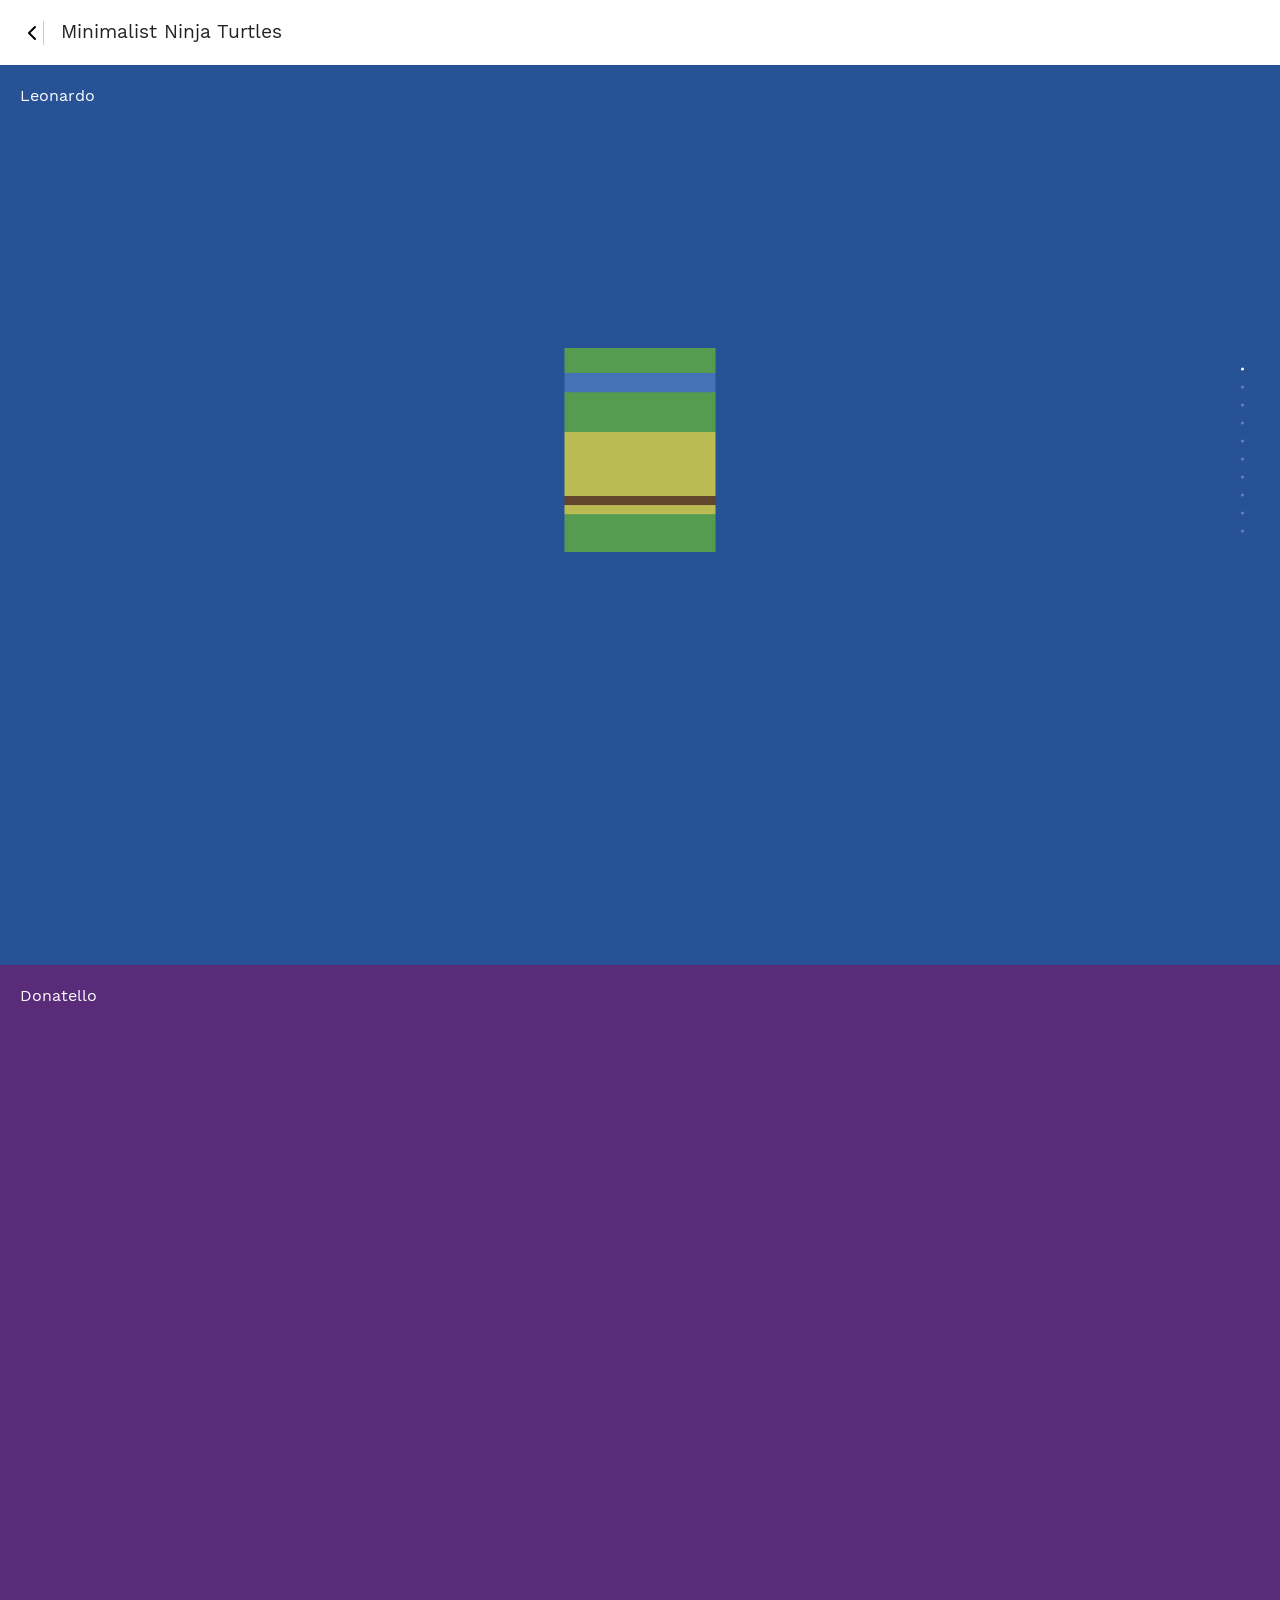
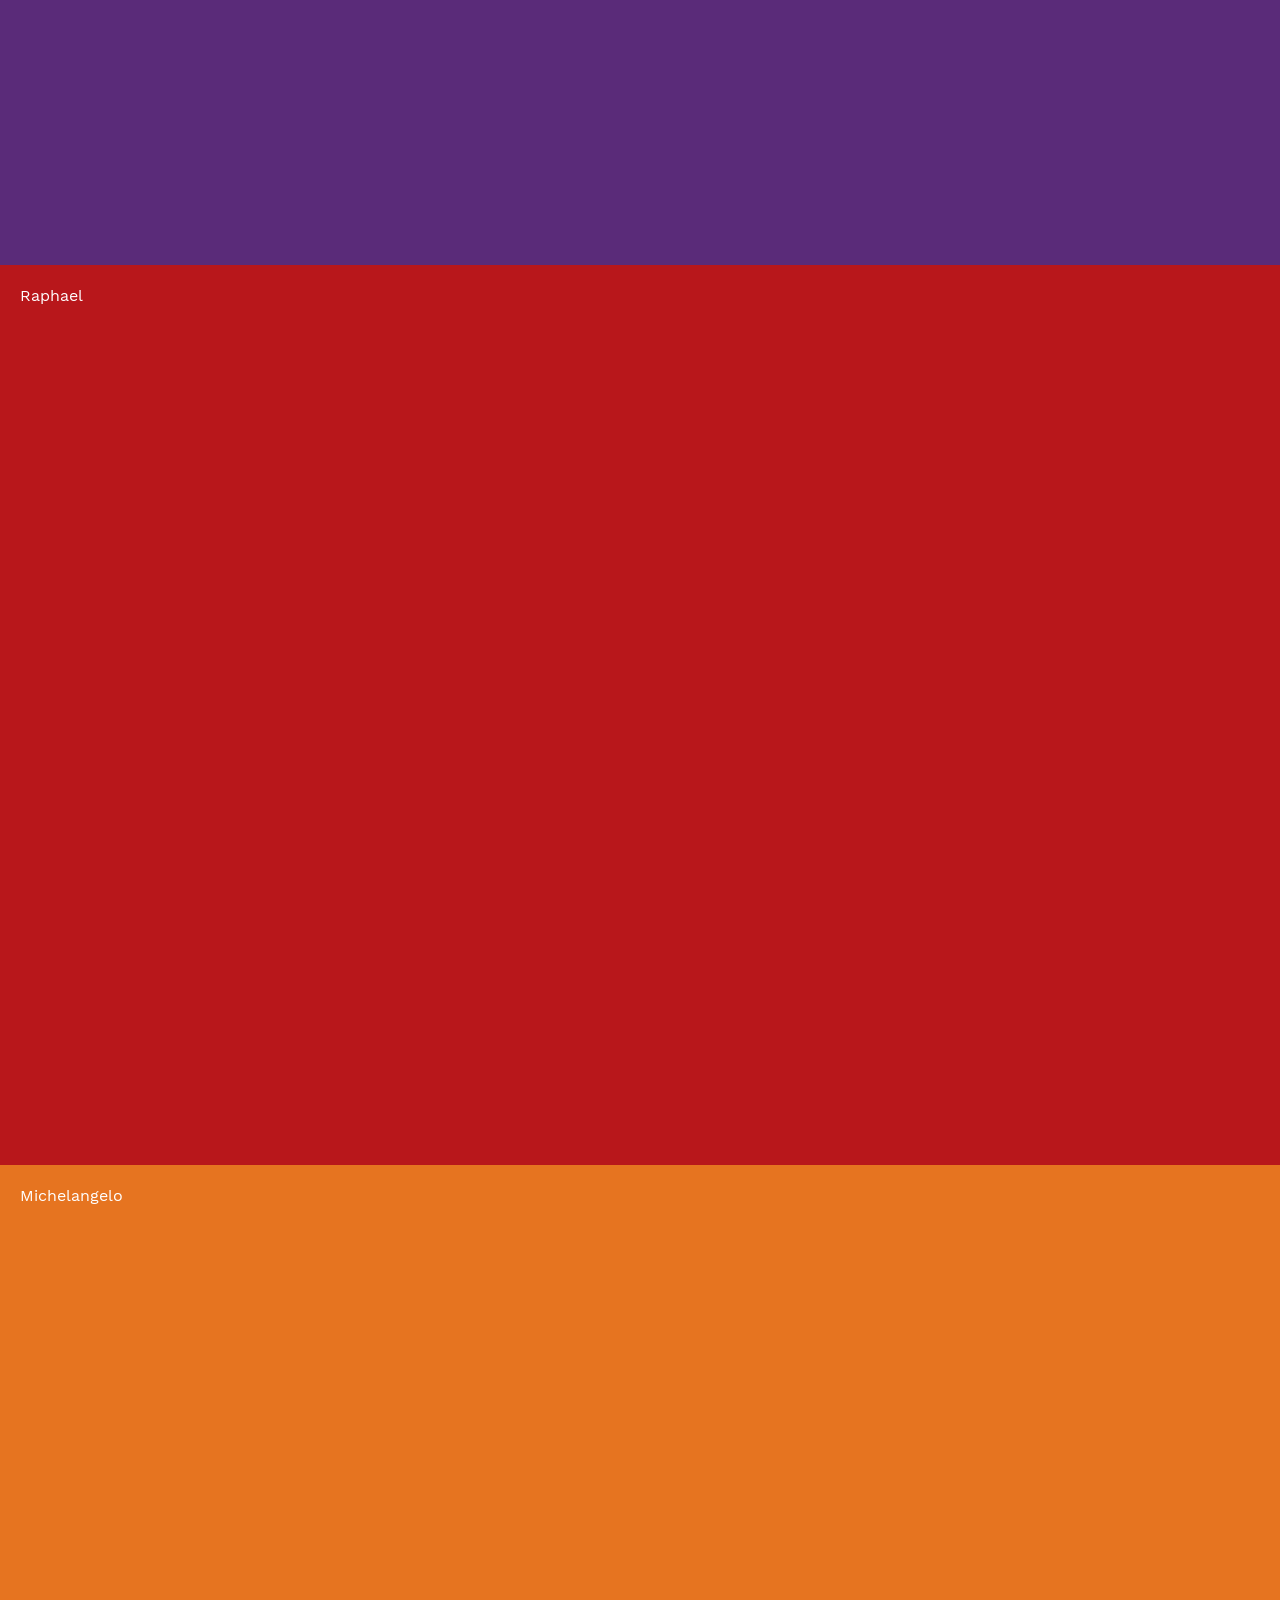
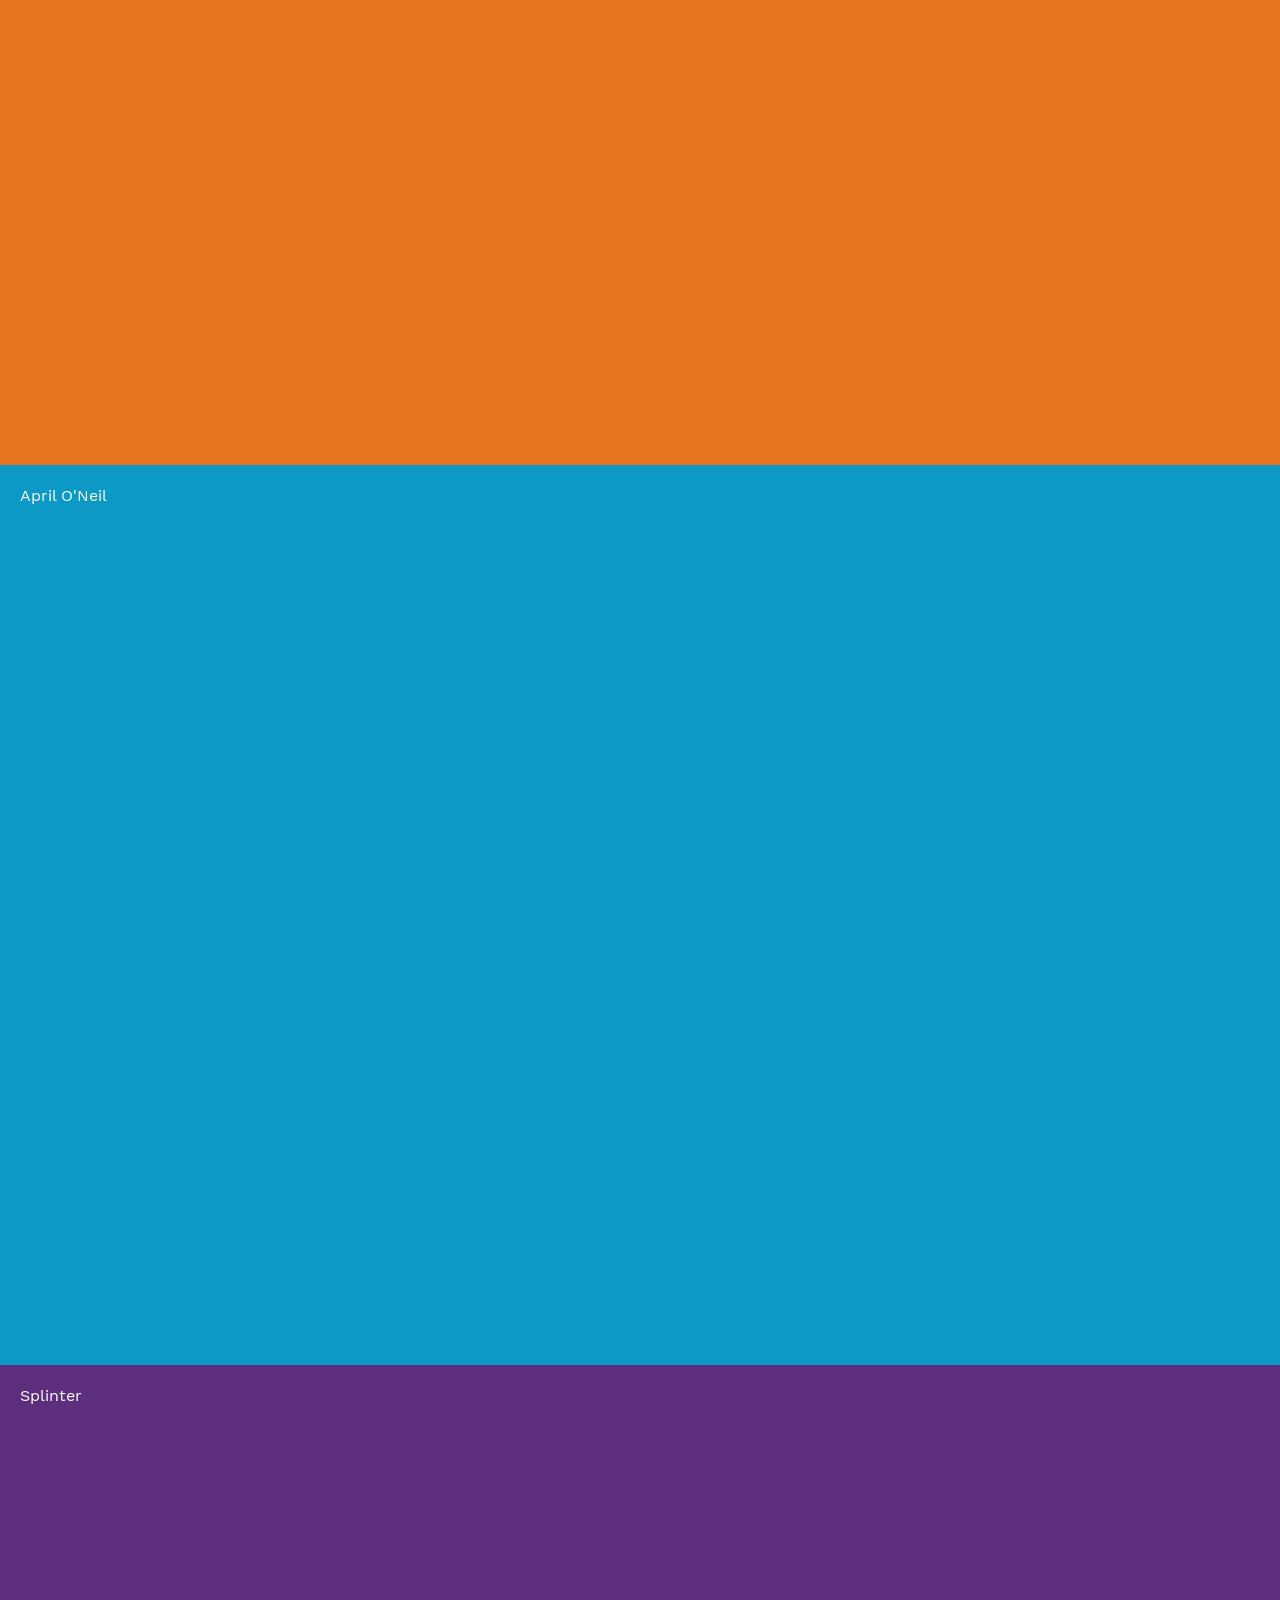
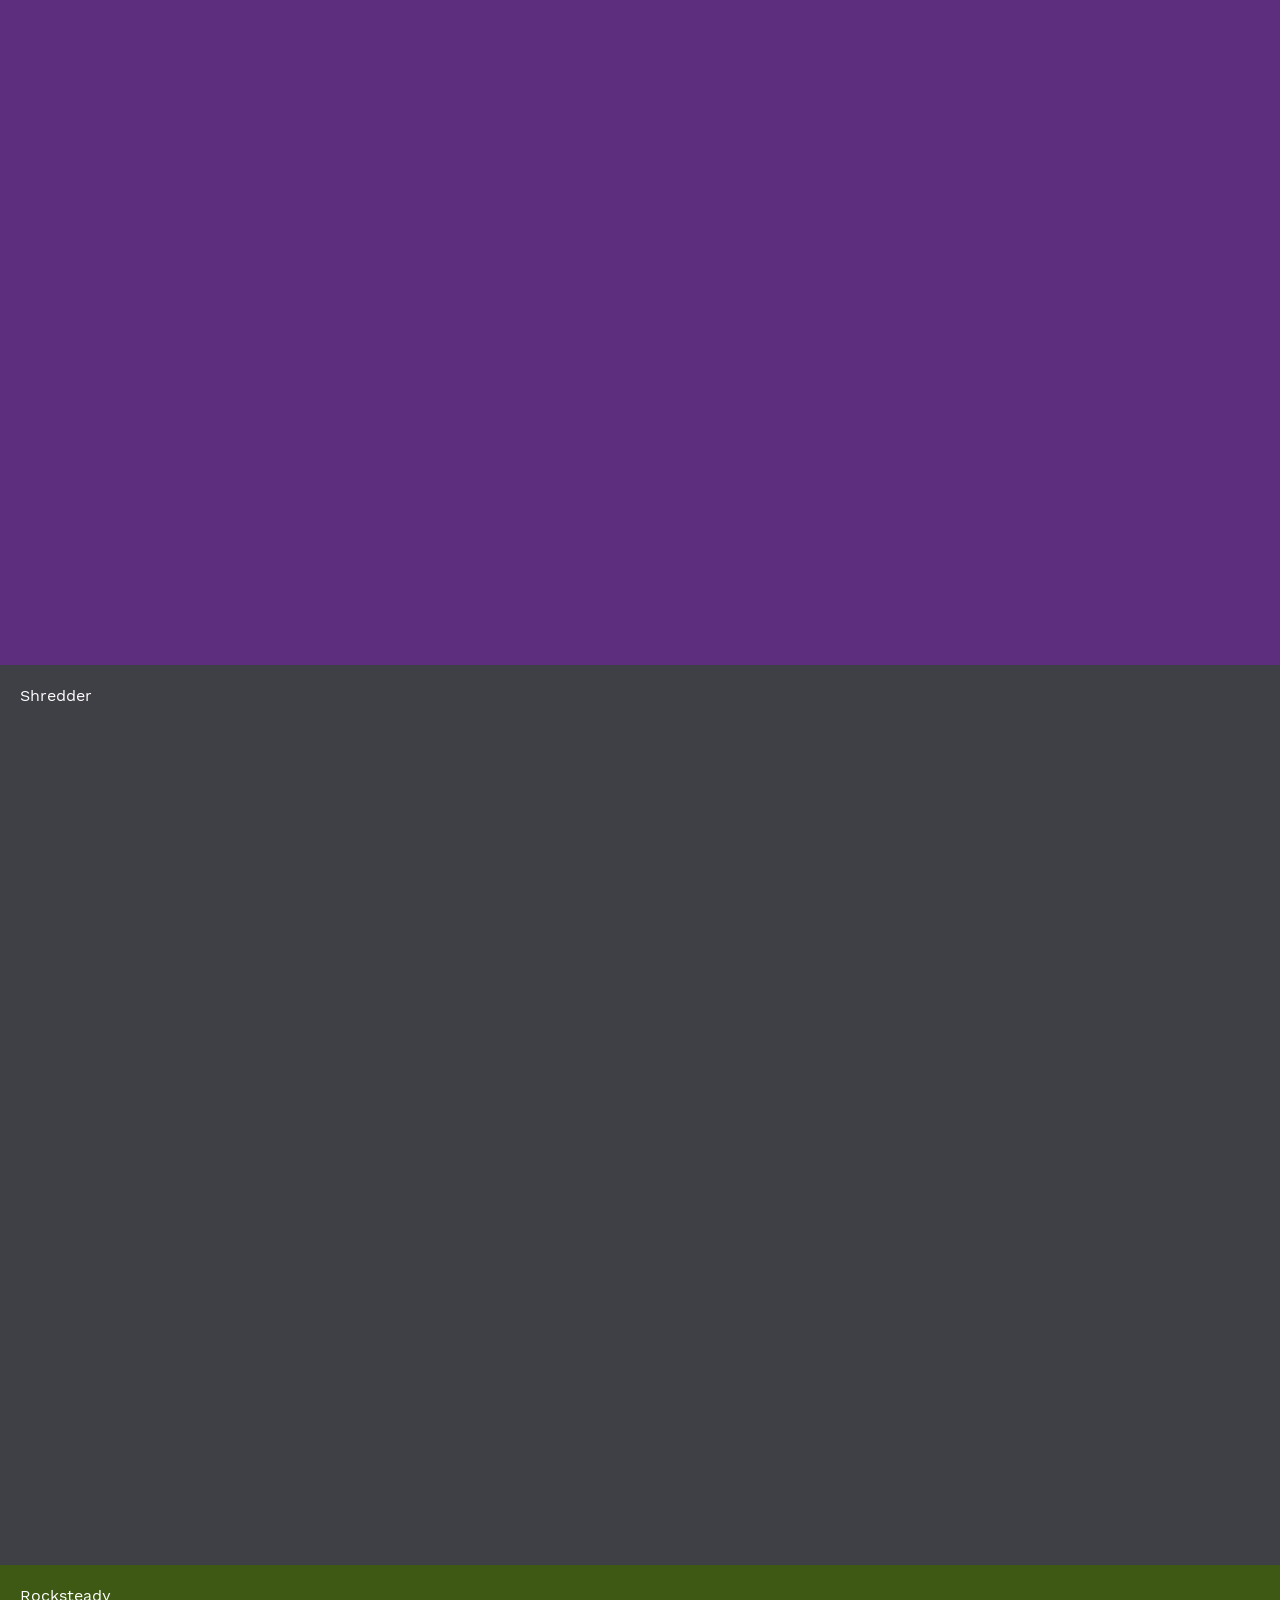
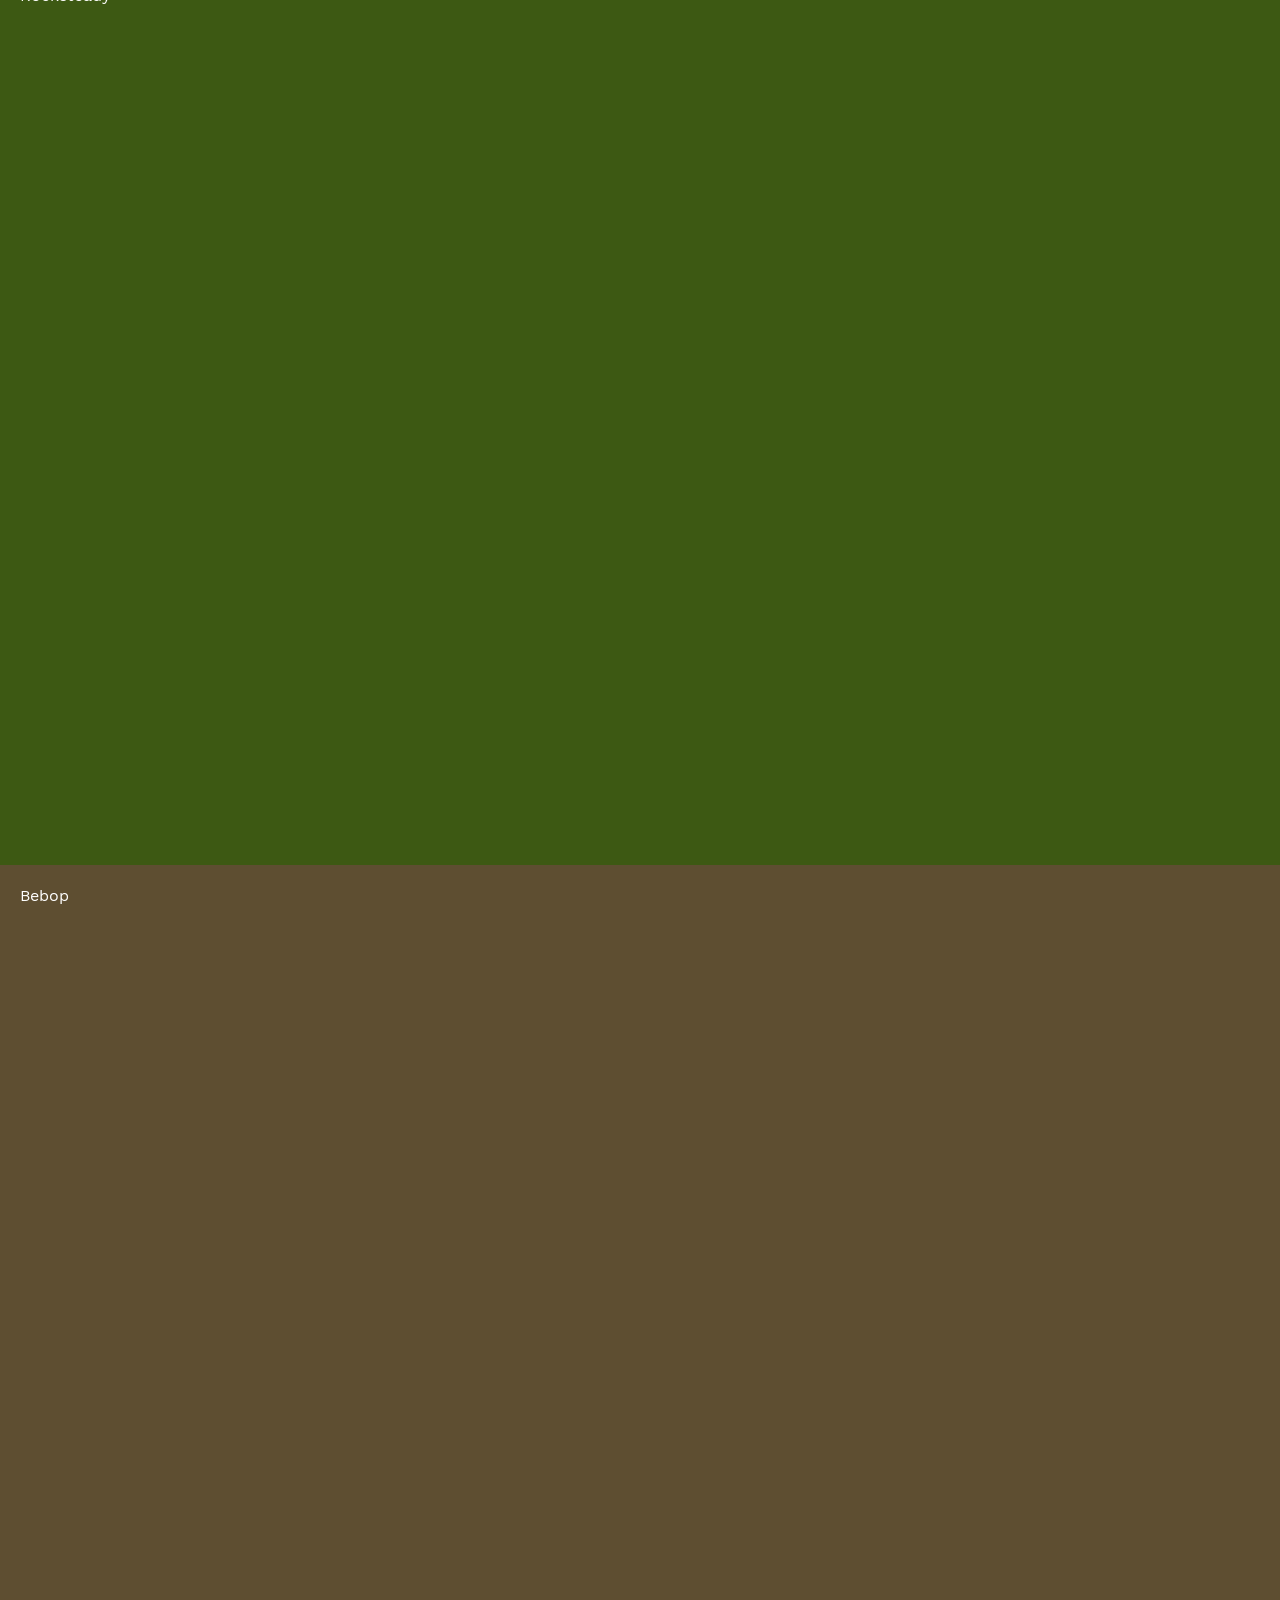
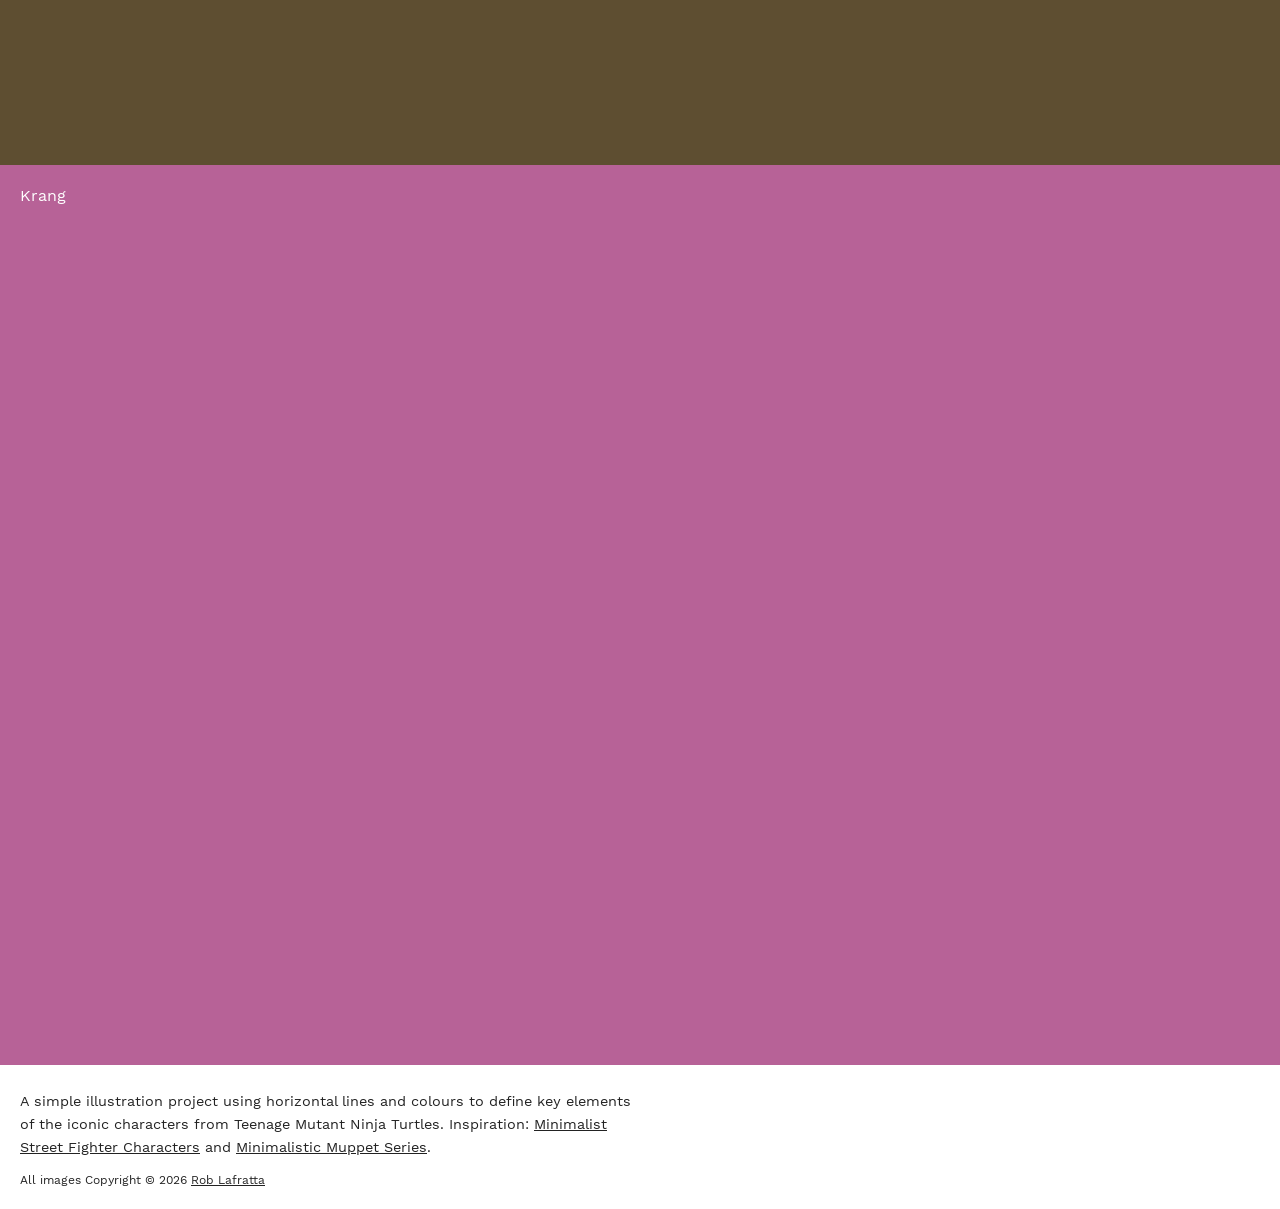
<file: minimalistninjaturtles/index.html>
<!DOCTYPE html>
<html lang="en" class="no-js">
<head>
<meta charset="UTF-8" />
<meta http-equiv="X-UA-Compatible" content="IE=edge,chrome=1">
<meta name="viewport" content="width=device-width, initial-scale=1.0">
<title>Minimalist Ninja Turtles</title>
<meta name="description" content="Minimalist Ninja Turtles by Rob Lafratta" />
<meta name="keywords" content="ninja turtles, minimal" />
<meta name="author" content="Rob Lafratta" />

<!-- for facebook -->
<meta property="og:url" content="http://roblafratta.com/minimalist-ninja-turtles" />
<meta property="og:type" content="website" />
<meta property="og:title" content="Minimalist Ninja Turtles" />
<meta property="og:description" content="Minimalist Ninja Turtles" />
<meta property="og:image" content="http://www.roblafratta.com/images/turtles/turtles.jpg" />
<meta property="og:image:width" content="1200" />
<meta property="og:image:height" content="630" />
<meta property="fb:admins" content="509962251" />

<!-- twitter -->
<meta name="twitter:card" content="summary_large_image">

<link rel="apple-touch-icon" sizes="57x57" href="../favicon/apple-touch-icon-57x57.png">
<link rel="apple-touch-icon" sizes="60x60" href="../favicon/apple-touch-icon-60x60.png">
<link rel="apple-touch-icon" sizes="72x72" href="../favicon/apple-touch-icon-72x72.png">
<link rel="apple-touch-icon" sizes="76x76" href="../favicon/apple-touch-icon-76x76.png">
<link rel="apple-touch-icon" sizes="114x114" href="../favicon/apple-touch-icon-114x114.png">
<link rel="apple-touch-icon" sizes="120x120" href="../favicon/apple-touch-icon-120x120.png">
<link rel="apple-touch-icon" sizes="144x144" href="../favicon/apple-touch-icon-144x144.png">
<link rel="apple-touch-icon" sizes="152x152" href="../favicon/apple-touch-icon-152x152.png">
<link rel="apple-touch-icon" sizes="180x180" href="../favicon/apple-touch-icon-180x180.png">
<link rel="icon" type="image/png" href="../favicon/favicon-32x32.png" sizes="32x32">
<link rel="icon" type="image/png" href="../favicon/android-chrome-192x192.png" sizes="192x192">
<link rel="icon" type="image/png" href="../favicon/favicon-96x96.png" sizes="96x96">
<link rel="icon" type="image/png" href="../favicon/favicon-16x16.png" sizes="16x16">
<link rel="manifest" href="../favicon/manifest.json">
<link rel="mask-icon" href="../favicon/safari-pinned-tab.svg" color="#222222">
<meta name="msapplication-TileColor" content="#222222">
<meta name="msapplication-TileImage" content="../favicon/mstile-144x144.png">
<meta name="theme-color" content="#ffffff">
<link rel="stylesheet" type="text/css" href="../css/turtles.css" />
<script async src="../js/vendor/modernizr-2.8.3.min.js"></script>
</head>
<body>
<div class="container">
  <header>
    <div class="left">
      <h1><a class="hide-for-mobile" href="http://roblafratta.com" aria-label="Back to Rob Lafratta"><span class="arrowback" aria-hidden="true"></span></a> Minimalist Ninja Turtles</h1>
    </div>
    
    <div class="clear"></div>
  </header>
 
  <div id="cbp-fbscroller" class="cbp-fbscroller">
    <nav><a href="#fbsection1" class="cbp-fbcurrent">Section 1</a> <a href="#fbsection2">Section 2</a> <a href="#fbsection3">Section 3</a> <a href="#fbsection4">Section 4</a> <a href="#fbsection5">Section 5</a> <a href="#fbsection6">Section 6</a> <a href="#fbsection7">Section 7</a> <a href="#fbsection8">Section 8</a> <a href="#fbsection9">Section 9</a> <a href="#fbsection10">Section 10</a>  </nav>
    
   
    
 
    
    <section id="fbsection1" class="clearfix">
      <div class="left">
        <p>Leonardo</p>
      </div>
      <div class="clear"></div>
    </section>
    <section id="fbsection2" class="clearfix">
      <div class="left">
        <p>Donatello</p>
      </div>
      <div class="clear"></div>
    </section>
    <section id="fbsection3" class="clearfix">
      <div class="left">
        <p>Raphael</p>
      </div>
      <div class="clear"></div>
    </section>
    <section id="fbsection4" class="clearfix">
      <div class="left">
        <p>Michelangelo</p>
      </div>
      <div class="clear"></div>
    </section>
    <section id="fbsection5" class="clearfix">
      <div class="left">
        <p>April O'Neil</p>
      </div>
      <div class="clear"></div>
    </section>
    <section id="fbsection6" class="clearfix">
      <div class="left">
        <p>Splinter</p>
      </div>
      <div class="clear"></div>
    </section>
    <section id="fbsection7" class="clearfix">
      <div class="left">
        <p>Shredder</p>
      </div>
      <div class="clear"></div>
    </section>
    <section id="fbsection8" class="clearfix">
      <div class="left">
        <p>Rocksteady</p>
      </div>
      <div class="clear"></div>
    </section>
    <section id="fbsection9" class="clearfix">
      <div class="left">
        <p>Bebop</p>
      </div>
      <div class="clear"></div>
    </section>
    <section id="fbsection10" class="clearfix">
      <div class="left">
        <p>Krang</p>
      </div>
      <div class="clear"></div>
    </section>
    
  </div>
</div>
<div class="clear"></div>
<footer>
  <div class="left">
    <p class="big">A simple illustration project using horizontal lines and colours to define key elements of the iconic characters from Teenage Mutant Ninja Turtles. Inspiration: <a href="http://mmminimal.com/street-fighter-turbo-minimal-abstract-characters/" target="_blank">Minimalist Street Fighter Characters</a> and <a href="http://mmminimal.com/minimalist-muppets-by-eric-slager/" target="_blank">Minimalistic Muppet Series</a>.</p>
    <p>All images Copyright &copy; <span id="copyright-year"></span> <a href="http://roblafratta.com" alt="Rob Lafratta Product Designer">Rob Lafratta</a></p>
  </div>
  <div class="right">
    <div class="share"> 
      
      <!--<div class="nextto">
<div class="fb-like" data-href="http://www.facebook.com/reallysupermario" data-layout="button_count" data-action="like" data-show-faces="false" data-share="false" data-width="button_count"></div>
</div> -->
      
  </div>
  <!-- end share -->
  <div class="clear"></div>
  </div>
  <div class="clear"></div>
</footer>
<script src="https://ajax.googleapis.com/ajax/libs/jquery/1.9.1/jquery.min.js"></script> 
<!-- jquery.easing by http://gsgd.co.uk/ : http://gsgd.co.uk/sandbox/jquery/easing/ --> 
<script src="../js/jquery.easing.min.js"></script> 
<!-- waypoints jQuery plugin by http://imakewebthings.com/ : http://imakewebthings.com/jquery-waypoints/ --> 
<script src="../js/waypoints.min.js"></script> 
<!-- jquery-smartresize by @louis_remi : https://github.com/louisremi/jquery-smartresize --> 
<script src="../js/jquery.debouncedresize.js"></script> 
<script src="../js/cbpFixedScrollLayout.min.js"></script> 



<script>
	$(function() {
	  
	  if (window.innerWidth > 479) {
    cbpFixedScrollLayout.init();
    }
		
	
		
		
	});
</script>


<script>
      (function(i,s,o,g,r,a,m){i['GoogleAnalyticsObject']=r;i[r]=i[r]||function(){
      (i[r].q=i[r].q||[]).push(arguments)},i[r].l=1*new Date();a=s.createElement(o),
      m=s.getElementsByTagName(o)[0];a.async=1;a.src=g;m.parentNode.insertBefore(a,m)
      })(window,document,'script','//www.google-analytics.com/analytics.js','ga');

      ga('create', 'UA-546243-2', 'auto');
      ga('send', 'pageview');

    </script>
<script>document.getElementById("copyright-year").textContent = new Date().getFullYear();</script>
</body>
</html>
</file>
<file: css/styles.css>
/* GLOBAL STYLES
-------------------------------------------------- */
html {
	-ms-text-size-adjust: 100%;
	-webkit-text-size-adjust: 100%;
}
body {
	margin: 0;
}
body, html {
	padding-bottom: 0px;
	color: #222;
	font-family: "worksansregular";
	line-height: 1.6;
	background-color: #c6c6c6;
	font-size: 100%;
	width:100%;
	height:100%;

}

::-moz-selection {
background:#002aff;
text-shadow:none;
color:#fff;
}
::selection {
	background: #002aff;
	text-shadow: none;
	color:#fff;
}

/* Page borders */

.bottompageborder, .toppageborder {
    position: fixed;
    width: 100%;
    height: 10px;
    
    background-color: #fff;
    z-index: 6;
}

.toppageborder {
    top: 0;
}

.bottompageborder {
    bottom: 0;
}


.leftpageborder, .rightpageborder {
    position: fixed;
    height: 120%;
    width: 10px;
    top: 0;
    background-color: #fff;
    z-index: 6;
}

.rightpageborder {
    right: 0;
}

.leftpageborder {
    left: 0;
}

/* end page border */


h1, h2, h3, h4, h5, h6 {
	font-weight: normal;
	margin-top: 20px;
	margin-bottom: 20px;
	line-height: 1.4
}
h1 {
	font-size: 5em;
	line-height:1.3em !important;
}

h1.lead {
	font-size: clamp(30px, 8vw, 120px);
}
h2 {
	font-size: 1.8em
}
h3 {
	font-size: 1.4em
}
h4 {
	font-size: 1.2em;
	margin-top: 5px
}
h5 {
	font-size: 0.85em;
	color: #666;
	margin-bottom: 0;
}

h5::before {
  content: "— ";
}
h6 {
	border-top: 1px solid #eee;
	border-bottom: 1px solid #eee;
	padding: 20px 0
}

.new {
	font-size: 0.6em;
	color: #fff;
	margin-bottom: 0;
	text-transform:uppercase;
	background-color:red;
	padding:2px 5px;
	border-radius:3px;
	-webkit-border-radius: 3px; 
	  -moz-border-radius: 3px;
}

ul.big-list {
	list-style-type: none;
	padding: 0
}
ul.big-list li {
	padding: 5px 0
}
ul.big-list li:last-child {
	border-bottom: none
}
a {
	color: #222;
	-moz-transition: all 0.1s ease-in;
	-o-transition: all 0.1s ease-in;
	-webkit-transition: all 0.1s ease-in;
	-ms-transition: all 0.1s ease-in;
	transition: all 0.1s ease-in;
	text-decoration:none;
	border-bottom:2px solid #c6c6c6;
	cursor: url("data:image/svg+xml,%3Csvg xmlns='http://www.w3.org/2000/svg' width='26' height='26'%3E%3Ccircle cx='13' cy='13' r='13' fill='%23002aff'/%3E%3C/svg%3E") 10 10, pointer;
}
a:hover {
	color: #002aff !important;
	text-decoration:none;
	border-bottom:2px solid #002aff !important;
	
}


a:link, a:visited { 
    color: #222;
    text-decoration: none;
border-bottom:2px solid #c6c6c6;
cursor: url("data:image/svg+xml,%3Csvg xmlns='http://www.w3.org/2000/svg' width='26' height='26'%3E%3Ccircle cx='13' cy='13' r='13' fill='%23002aff'/%3E%3C/svg%3E") 10 10, pointer;
}

a:link:active, a:visited:active { 
    color: #c6c6c6;
}


 .logo-svg {display: block;
margin:0 10px 0 0;
max-width: 32px;float:left;}


/*
 @-moz-keyframes pulse {
0% {
background-color:#a7f1fa;
}
20% {
background-color:#a7fab4;
}
40% {
background-color:#faf1a7;
}
60% {
background-color:#faa7a7;
}
80% {
background-color:#a7c0fa;
}
100% {
background-color:#d1d1d1;
}
}

@-o-keyframes pulse {
	0% {
	background-color:#a7f1fa;
	}
	20% {
	background-color:#a7fab4;
	}
	40% {
	background-color:#faf1a7;
	}
	60% {
	background-color:#faa7a7;
	}
	80% {
	background-color:#a7c0fa;
	}
	100% {
	background-color:#d1d1d1;
	}
	}

@-webkit-keyframes pulse {
	0% {
	background-color:#a7f1fa;
	}
	20% {
	background-color:#a7fab4;
	}
	40% {
	background-color:#faf1a7;
	}
	60% {
	background-color:#faa7a7;
	}
	80% {
	background-color:#a7c0fa;
	}
	100% {
	background-color:#d1d1d1;
	}
	}


@keyframes pulse {
	0% {
	background-color:#a7f1fa;
	}
	20% {
	background-color:#a7fab4;
	}
	40% {
	background-color:#faf1a7;
	}
	60% {
	background-color:#faa7a7;
	}
	80% {
	background-color:#a7c0fa;
	}
	100% {
	background-color:#d1d1d1;
	}
	}
	
	.left {
		background-color: #a7f1fa;
		-moz-animation: pulse 30s infinite alternate;
		-o-animation: pulse 30s infinite alternate;
		-webkit-animation: pulse 30s infinite alternate;
		-ms-animation: pulse 30s infinite alternate;
		animation: pulse 30s infinite alternate;
		overflow: hidden;
		height:100%;
		min-height: 100%;
	}
	*/

.linethrough {text-decoration:line-through}

.left {
	background-color: #c6c6c6;
	min-height: 100%;
	color:#222;
	position:relative;
}


.right {
	min-height: 100vh;
	background-color:#f5f5f5;
	
}
.left .content {
	width: 50%;
	padding: 30px 5%;
	position:fixed;
}
.right .content {
	width: 90%;
	padding: 30px 10%
}

.content-fixed {position:fixed;width:100%}
.round {
	-webkit-border-radius: 50%;
	-moz-border-radius: 50%;
	border-radius: 50%;
}

.rounded {
-moz-border-radius: 300px;
-webkit-border-radius: 300px;
border-radius: 300px; /* future proofing */
-khtml-border-radius: 300px; /* for old Konqueror browsers */ }


a.button {
	border: 2px solid #c6c6c6;
	text-decoration: none;
	padding: 3px 10px;
	font-size:0.85em;
	color: #222;
}

a.button:hover {border: 2px solid #222 !important;background-color:#222;color:#fff !important}
	
.project {padding-bottom:20px}
.project h4 {margin-bottom:5px}
.project a.button + a.button {margin-left:8px}


.padding {
	padding: 30px 80px
}
@font-face {
	font-family: 'worksansregular';
	src: url('../fonts/WorkSans-Regular.woff2') format('woff2'), url('../fonts/WorkSans-Regular.woff') format('woff'), url('../fonts/WorkSans-Regular.ttf') format('truetype');
	font-weight: 400;
	font-style: normal;
}
.worksansregular {
	font-family: 'worksansregular';
}
.clear {
	clear: both;
	padding: 0;
	margin: 0;
}
.clear-right {
	clear: right;
}
.clear-left {
	clear: left;
}
.hidden {
	display: none !important;
}
.visuallyhidden {
	border: 0;
	clip: rect(0 0 0 0);
	height: 1px;
	margin: -1px;
	overflow: hidden;
	padding: 0;
	position: absolute;
	width: 1px;
}
.visuallyhidden.focusable:active, .visuallyhidden.focusable:focus {
	clip: auto;
	height: auto;
	margin: 0;
	overflow: visible;
	position: static;
	width: auto;
}
.invisible {
	visibility: hidden;
}
.clearfix:before, .clearfix:after {
	content: " ";
	display: table;
}
.clearfix:after {
	clear: both;
}

/* Theme Toggle Button */
.theme-toggle {
	position: fixed;
	top: 20px;
	right: 20px;
	z-index: 1000;
	width: 32px;
	height: 32px;
	padding: 6px;
	background-color: transparent;
	border: 2px solid #c6c6c6;
	border-radius: 50%;
	cursor: pointer;
	display: flex;
	align-items: center;
	justify-content: center;
	transition: all 0.2s ease-in-out;
}

.theme-toggle svg {
	width: 16px;
	height: 16px;
	color: #222;
	position: absolute;
	transition: opacity 0.2s ease-in-out, transform 0.2s ease-in-out;
}

.theme-toggle .sun-icon {
	opacity: 1;
	transform: rotate(0deg);
}

.theme-toggle .moon-icon {
	opacity: 0;
	transform: rotate(-180deg);
}

.theme-toggle:hover {
	background-color: #222;
	border-color: #222;
}

.theme-toggle:hover svg {
	color: #f5f5f5;
}

@media (prefers-color-scheme: dark) {
	.theme-toggle {
		border: 2px solid #6b6a7a;
	}

	.theme-toggle svg {
		color: #fff;
	}

	.theme-toggle:hover {
		background-color: #fff;
		border-color: #fff;
	}

	.theme-toggle:hover svg {
		color: #2a2932;
	}

	.theme-toggle .sun-icon {
		opacity: 0;
		transform: rotate(180deg);
	}

	.theme-toggle .moon-icon {
		opacity: 1;
		transform: rotate(0deg);
	}
}

/* Light mode override - when user explicitly selects light theme */
html[data-theme="light"] {
	color-scheme: light;
}

html[data-theme="light"] .left {
	background-color: #c6c6c6 !important;
	color: #222 !important;
}

html[data-theme="light"] .right {
	background-color: #f5f5f5 !important;
	color: #222 !important;
}

html[data-theme="light"],
html[data-theme="light"] body {
	color: #222 !important;
	background-color: #c6c6c6 !important;
}

html[data-theme="light"] ::-moz-selection {
	background: #002aff;
	text-shadow: none;
	color: #fff;
}

html[data-theme="light"] ::selection {
	background: #002aff;
	text-shadow: none;
	color: #fff;
}

html[data-theme="light"] a {
	color: #222 !important;
	border-bottom: 2px solid #c6c6c6 !important;
	cursor: url("data:image/svg+xml,%3Csvg xmlns='http://www.w3.org/2000/svg' width='26' height='26'%3E%3Ccircle cx='13' cy='13' r='13' fill='%23002aff'/%3E%3C/svg%3E") 10 10, pointer;
}

html[data-theme="light"] a:link, html[data-theme="light"] a:visited {
	color: #222 !important;
	border-bottom: 2px solid #c6c6c6 !important;
	cursor: url("data:image/svg+xml,%3Csvg xmlns='http://www.w3.org/2000/svg' width='26' height='26'%3E%3Ccircle cx='13' cy='13' r='13' fill='%23002aff'/%3E%3C/svg%3E") 10 10, pointer;
}

html[data-theme="light"] a:hover {
	color: #002aff !important;
	border-bottom: 2px solid #002aff !important;
}

html[data-theme="light"] a.button {
	border: 2px solid #c6c6c6 !important;
	color: #222 !important;
}

html[data-theme="light"] a.button:hover {
	border: 2px solid #222 !important;
	background-color: #222 !important;
	color: #fff !important;
}

html[data-theme="light"] h5 {
	color: #666 !important;
}

html[data-theme="light"] .theme-toggle {
	border: 2px solid #c6c6c6;
}

html[data-theme="light"] .theme-toggle svg {
	color: #222;
}

html[data-theme="light"] .theme-toggle:hover {
	background-color: #222;
	border-color: #222;
}

html[data-theme="light"] .theme-toggle:hover svg {
	color: #f5f5f5;
}

html[data-theme="light"] .theme-toggle .sun-icon {
	opacity: 1;
	transform: rotate(0deg);
}

html[data-theme="light"] .theme-toggle .moon-icon {
	opacity: 0;
	transform: rotate(-180deg);
}

/* Dark mode override - when user explicitly selects dark theme */
html[data-theme="dark"] {
	color-scheme: dark;
}

html[data-theme="dark"] .left {
	background-color: #2a2932;
	color: #fff;
}

html[data-theme="dark"] .right {
	background-color: #383740;
	color: #fff;
}

html[data-theme="dark"],
html[data-theme="dark"] body {
	color: #fff;
	background-color: #2a2932;
}

html[data-theme="dark"] ::-moz-selection {
	background: #79dcec;
	text-shadow: none;
	color: #2a2932;
}

html[data-theme="dark"] ::selection {
	background: #79dcec;
	text-shadow: none;
	color: #2a2932;
}

html[data-theme="dark"] a {
	color: #fff;
	border-bottom: 2px solid #6b6a7a;
	cursor: url("data:image/svg+xml,%3Csvg xmlns='http://www.w3.org/2000/svg' width='26' height='26'%3E%3Ccircle cx='13' cy='13' r='13' fill='%2379dcec'/%3E%3C/svg%3E") 10 10, pointer;
}

html[data-theme="dark"] a:link, html[data-theme="dark"] a:visited {
	color: #fff;
	border-bottom: 2px solid #6b6a7a;
	cursor: url("data:image/svg+xml,%3Csvg xmlns='http://www.w3.org/2000/svg' width='26' height='26'%3E%3Ccircle cx='13' cy='13' r='13' fill='%2379dcec'/%3E%3C/svg%3E") 10 10, pointer;
}

html[data-theme="dark"] a:hover {
	color: #79dcec !important;
	border-bottom: 2px solid #79dcec !important;
}

html[data-theme="dark"] a.button {
	border: 2px solid #6b6a7a;
	color: #fff;
}

html[data-theme="dark"] a.button:hover {
	border: 2px solid #fff !important;
	background-color: #fff;
	color: #2a2932 !important;
}

html[data-theme="dark"] h5 {
	color: #9594a9;
}

html[data-theme="dark"] .theme-toggle {
	border: 2px solid #6b6a7a;
}

html[data-theme="dark"] .theme-toggle svg {
	color: #fff;
}

html[data-theme="dark"] .theme-toggle:hover {
	background-color: #fff;
	border-color: #fff;
}

html[data-theme="dark"] .theme-toggle:hover svg {
	color: #2a2932;
}

html[data-theme="dark"] .theme-toggle .sun-icon {
	opacity: 0;
	transform: rotate(180deg);
}

html[data-theme="dark"] .theme-toggle .moon-icon {
	opacity: 1;
	transform: rotate(0deg);
}

/* ==========================================================================
   DARK MODE
   ========================================================================== */
@media (prefers-color-scheme: dark) {
	
	::-moz-selection {
		background: #79dcec;
		text-shadow: none;
		color: #2a2932;
	}
	::selection {
		background: #79dcec;
		text-shadow: none;
		color: #2a2932;
	}
	.left {background-color: #2a2932;color:#fff;}
	.right {background-color:#383740;color:#fff;}
	a {color: #fff;border-bottom:2px solid #6b6a7a;cursor: url("data:image/svg+xml,%3Csvg xmlns='http://www.w3.org/2000/svg' width='26' height='26'%3E%3Ccircle cx='13' cy='13' r='13' fill='%2379dcec'/%3E%3C/svg%3E") 10 10, pointer;}
	a:link, a:visited {color: #fff;border-bottom:2px solid #6b6a7a;cursor: url("data:image/svg+xml,%3Csvg xmlns='http://www.w3.org/2000/svg' width='26' height='26'%3E%3Ccircle cx='13' cy='13' r='13' fill='%2379dcec'/%3E%3C/svg%3E") 10 10, pointer;}

	a:link:active, a:visited:active {color: #fff;}
	body, html {color: #fff;background-color: #2a2932;}
	h5 {color: #9594a9;margin-bottom: 0;}
	h6 {border-top: 1px solid #eee;border-bottom: 1px solid #eee;}
	a:hover {color: #79dcec !important;border-bottom:2px solid #79dcec !important;}
	a.button {
		border: 2px solid #6b6a7a;
		color: #fff;
	}

	a.button:hover {border: 2px solid #fff !important;background-color:#fff;color:#2a2932 !important}
	
}



/* RESPONSIVE CSS
-------------------------------------------------- */

/* Extra small devices (phones, less than 768px) */
@media only screen and (max-width:767px) {
body, html {
	font-size: 95%;
	border:none;
}
.fill {
	height: auto;
	min-height: auto
}
.bottom {
	position: relative;
	bottom: 0;
	right: 0;
	padding:20px 0;
}
.right .content {
	width: 100%;
}
.right .content, .left .content {
	padding: 10px 5%
}

.left .content {width:100%;position:relative}

.content-fixed {position:relative;}


/* Page borders */

.bottompageborder, .toppageborder, .leftpageborder, .rightpageborder {display:none;
}


/* end page border */



}

/* Small devices (tablets, 768px and up) */
@media only screen and (min-width:768px) {
body, html {
	font-size: 100%
}
.fill {
	height: auto;
	min-height: auto
}
.right .content {
	width: 100%;
}
.left .content {width:100%;position:relative;padding: 30px 10%;}



}

/* Medium devices (desktops, 992px and up) */
@media only screen and (min-width:992px) {
body, html {
	font-size: 100%
}
.fill-1 {
	height: auto;
	min-height: auto;
	background-color:#c6c6c6;
}
.bottom {
	position: relative;
	bottom: 0;
	right: 0;
	padding:20px 0;
}




.fill {
	height: 100%;
	min-height: 100%;
}

.right .content {
	width: 100%;
}
.left .content {
	width: 50%;
	padding: 30px 5%;
	position:fixed;
}

h1.lead {
	font-size: clamp(30px, 4vw, 90px);
}


}

/* Large devices (large desktops, 1200px and up) */
@media only screen and (min-width:1200px) {
body, html {
	font-size: 100%
}



.right .content {
	width: 100%;
}

}

/* Extra Large devices (extra large desktops, 1366px and up) */
@media only screen and (min-width:1365px) {
body, html {
	font-size: 101%
}
.bottom {
	position: fixed;
	bottom: 30px;
	right: 30px;
	padding:0;
}

.right .content {
	width: 90%;
}

}


/* Extra Large devices (extra large desktops, 1600px and up) */
@media only screen and (min-width:1599px) {
body, html {
	font-size: 105%
}
}
</file>
<file: css/super.css>
*, *:after, *:before { -webkit-box-sizing: border-box; -moz-box-sizing: border-box; box-sizing: border-box; }
body, html { font-size: 100%; padding: 0; margin: 0;height: 100%; -webkit-text-size-adjust: 100%; }


.clear {clear: both;padding:0;margin:0;}
.clear-right {clear: right;}
.clear-left {clear: left;}


body {
    font-family: 'worksansregular', sans-serif;
    color: #222;
}

/* ==========================================================================
   Fonts
   ========================================================================== */

@font-face {
    font-family: 'worksansregular';
    src: url('../fonts/WorkSans-Regular.woff2') format('woff2'),
    	url('../fonts/WorkSans-Regular.woff') format('woff'),
		url('../fonts/WorkSans-Regular.ttf') format('truetype');
    font-weight: 400;
    font-style: normal;
} 


.opl {
display: inline-block;
position: fixed;
right: 0;
bottom: 50px;
z-index:999999;
}
	
	
.worksansregular {
	font-family: 'worksansregular';
} 

a {
	color: #222;
	text-decoration: underline;
}

a:hover {
	color: #666;
}

header {
	padding: 20px;
	text-align:left;
	z-index: 1000;
	width: 100%;
}

header h1 {
	font-size: 1.2em;
	line-height: 1.3;
	margin: 5px 0 0 0;
	color:#222;
	font-weight:normal;
}

header h2, header h2 a {
	font-size: 0.9em;
	line-height: 1.3;
	margin: 0;
	color:#222;
	text-align:right;
	font-weight:normal;
}

h2 span.birthday  {
	    color: white;
	    font-size: 0.75em;
	    background-color: #F33F3F;
	    -webkit-border-radius: 4px;
		-moz-border-radius: 4px;
		border-radius: 4px;
	    padding: 2px 5px;
	    text-transform: uppercase;
	width:auto;
	display:inline-flex;
	align-items:center;
	text-align:right;
	gap:4px;
	margin-top:18px
	
}

.birthday-icon {
	display: block;
	width: 0.95em;
	height: 0.95em;
	flex-shrink: 0;
}


header p.sub {font-size:0.9em;color:#666;margin:2px 0 0 0}

.avatar { -webkit-border-radius: 28px;
	-moz-border-radius: 28px;
	border-radius: 28px;
height:56px;
width:56px;
float:left;
margin-right:20px
}

.arrowback {
    display: inline-block;
    width: 24px;
    height: 24px;
    vertical-align: middle;
    padding: 0 20px 0 0;
    border-right: 1px #ccc solid;
    margin: 0 10px 0 0;
    background-image: url("[data-uri]");
    background-repeat: no-repeat;
    background-position: left center;
    background-size: 24px 24px;
}


.vs-block {background-color: #fff;
position: fixed;
z-index: 999999999;
-webkit-border-radius: 50%;
-moz-border-radius: 50%;
border-radius: 50%;
left: 50%;
transform: translate(-50%, -50%);
top: 50%;
height: 30px;
width: 30px;
text-align: center;
padding-top: 4px;}

footer p.big {font-size:1.2em;line-height:1.6}
footer  {font-size:0.75em;padding: 10px 20px;}

footer .right {text-align:right;margin-top:8px}

.twitter-share-button[style] { vertical-align: text-bottom !important; }

/* Set all parents to full height */

.container,
.cbp-fbscroller,
.cbp-fbscroller section { 
	height: 100%;
}

/* The nav is fixed on the right side  and we center it by translating it 50% 
(we don't know it's height so we can't use the negative margin trick) */
.cbp-fbscroller > nav {
	position: fixed;
	z-index: 9999;
	right: 1%;
	top: 50%;
	width: 26px;
	-webkit-transform: translateY(-50%);
	-moz-transform: translateY(-50%);
	-ms-transform: translateY(-50%);
	transform: translateY(-50%);
}

.cbp-fbscroller > nav a {
	display: block;
	position: relative;
	z-index: 9999;
	color: transparent;
	width: 3px;
	height: 3px;
	outline: none;
	margin: 15px 0;
	border-radius: 50%;
background: rgba(255,255,255,0.3);
}

.no-touch .cbp-fbscroller > nav a:hover {
	background: rgba(255,255,255,0.6);
}

.cbp-fbscroller > nav a.cbp-fbcurrent {
	background: #fff;
}

.cbp-fbscroller > nav a span.new {
	    color: white;
	    font-size: 0.6em;
	    background-color: #F33F3F;
	    -webkit-border-radius: 4px;
		-moz-border-radius: 4px;
		border-radius: 4px;
	    padding: 2px 5px;
	    position: absolute;
	    top: -5px;
	    right: 15px;
	    text-transform: uppercase;
	
}

/* background-attachment does the trick */
.cbp-fbscroller section .left, .cbp-fbscroller section .right {
	position: relative;
	background-position:center;
	background-repeat: no-repeat;
	background-attachment: scroll; 
	
}

.no-touch .cbp-fbscroller section .left{
	background-attachment: fixed; 
	background-position: 20%;
	background-position: -webkit-calc(25% - 62px);
	background-position: -moz-calc(25% - 62px);
	background-position: calc(25% - 62px);}

.no-touch .cbp-fbscroller section .right {background-attachment: fixed; 
	background-position: 80%;
	background-position: -webkit-calc(75% + 62px);
	background-position: -moz-calc(75% + 62px);
	background-position: calc(75% + 62px);}

.cbp-fbscroller section .left {padding:5px 20px;width:50%;background-size:248px 248px}
.cbp-fbscroller section .right {padding:5px 20px;width:50%;background-size:248px 248px}

.left {width:50%;float:left;height:100%;}
.right {width:50%;float:right;height:100%;}

.right .share {position:fixed;bottom:20px;right:20px}

#fbsection1 .left{
	background-image: url(../images/super/superman.png);
	background-color:#1e3762;color:#fff;cursor: s-resize;
	
}

#fbsection1 .right{
	background-image: url(../images/super/luther.png);
	background-color:#333;color:#fff;cursor: s-resize;
}

#fbsection2 .left{
	background-image: url(../images/super/batman.png);
	background-color:#1f2040;color:#fff;
}

#fbsection2 .right{
	background-image: url(../images/super/joker.png);
	background-color:#432860;color:#fff;
}

#fbsection3 .left{
	background-image: url(../images/super/spiderman.png);
	background-color:#8a1f23;color:#fff;
}

#fbsection3 .right{
	background-image: url(../images/super/greengoblin.png);
	background-color:#65244a;color:#fff;
}

#fbsection4 .left{
	background-image: url(../images/super/hulk.png);
	background-color:#4e793d;color:#fff;
}

#fbsection4 .right{
	background-image: url(../images/super/abomination.png);
	background-color:#444329;color:#fff;
}

#fbsection5 .left{
	background-image: url(../images/super/thor.png);
	background-color:#E0BC32;color:#fff;
}

#fbsection5 .right{
	background-image: url(../images/super/loki.png);
	background-color:#4b8a54;color:#fff;
}



#fbsection6 .left{
	background-image: url(../images/super/captainamerica.png);
	background-color:#203964;color:#fff;
}

#fbsection6 .right{
	background-image: url(../images/super/redskull.png);
	background-color:#4d4d4d;color:#fff;
}

#fbsection7 .left{
	background-image: url(../images/super/ironman.png);
	background-color:#A70007;color:#fff;
}

#fbsection7 .right{
	background-image: url(../images/super/mandarin.png);
	background-color:#16522F;color:#fff;
}

#fbsection8 .left{
	background-image: url(../images/super/wolverine.png);
	background-color:#3D3E40;color:#fff;
}

#fbsection8 .right{
	background-image: url(../images/super/sabretooth.png);
	background-color:#775d3e;color:#fff;
}

#fbsection9 .left{
	background-image: url(../images/super/flash.png);
	background-color:#e1b210;color:#fff;
}

#fbsection9 .right{
	background-image: url(../images/super/zoom.png);
	background-color:#AB0308;color:#fff;
}




#fbsection10 .left{
	background-image: url(../images/super/daredevil.png);
	background-color:#272020;color:#fff;
}

#fbsection10 .right{
	background-image: url(../images/super/bullseye.png);
	background-color:#343434;color:#fff;
}

#fbsection11 .left{
	background-image: url(../images/super/greenlantern.png);
	background-color:#10492e;color:#fff;
}

#fbsection11 .right{
	background-image: url(../images/super/sinestro.png);
	background-color:#842222;color:#fff;
}

#fbsection12 .left{
	background-image: url(../images/super/cyclops.png);
	background-color:#192f53;color:#fff;
}

#fbsection12 .right{
	background-image: url(../images/super/magneto.png);
	background-color:#482860;color:#fff;
}

#fbsection13 .left{
	background-image: url(../images/super/wonderwoman.png);
	background-color:#B50000;color:#fff;
}

#fbsection13 .right{
	background-image: url(../images/super/cheetah.png);
	background-color:#D4B200;color:#fff;
}

#fbsection14 .left{
	background-image: url(../images/super/catwoman.png);
	background-color:#393837;color:#fff;
}

#fbsection14 .right{
	background-image: url(../images/super/twoface.png);
	background-color:#717171;color:#fff;
}

#fbsection15 .left{
	background-image: url(../images/super/robin.png);
	background-color:#D4B200;color:#fff;
}

#fbsection15 .right{
	background-image: url(../images/super/penguin.png);
	background-color:#3c284a;color:#fff;
}



#fbsection16 .left{
	background-image: url(../images/super/mrfantastic.png);
	background-color:#163152;color:#fff;

}

#fbsection16 .right{
	background-image: url(../images/super/doctordoom.png);
	background-color:#2D4432;color:#fff;
}


#fbsection17 .left{
	background-image: url(../images/super/deadpool.png);
	background-color:#8b1a1e;color:#fff;


}

#fbsection17 .right{
	background-image: url(../images/super/deathstroke.png);
	background-color:#1f2a4f;color:#fff;


}

#fbsection18 .left{
	background-image: url(../images/super/antman.png);
	background-color:#064870;color:#fff;

}

#fbsection18 .right{
	background-image: url(../images/super/yellowjacket.png);
	background-color:#484848;color:#fff;

}

#fbsection19 .left{
	background-image: url(../images/super/aquaman.png);
	background-color:#74bbcc;color:#fff;
cursor: n-resize;
}

#fbsection19 .right{
	background-image: url(../images/super/blackmanta.png);
	background-color:#4c5056;color:#fff;
cursor: n-resize;
}



.nextto {display: inline-block;
    width: auto; vertical-align:top}


@media only screen and (max-width: 45em) {
	
	nav {display:none}
	.cbp-fbscroller section .left {padding:5px 10px;width:50%;background-size:140px 140px}
	.cbp-fbscroller section .right {padding:5px 10px;width:50%;background-size:140px 140px}
	html, body, .container, .cbp-fbscroller, .cbp-fbscroller section {height:auto}
	header 	.right, header .left, footer .right, footer .left {height:auto;float:none;width:100%;text-align:left !important}
	header {padding:10px}
	header h1 {font-size:1em}
	header h2, header h2 a {text-align:left;font-size:0.9em !important}
	p, footer p {font-size:0.8em;margin:5px 0}
	footer {padding:10px 10px 40px}
	.right, .left {height:300px;}
	.right .share {position:fixed;bottom:10px;left:10px}
.hide-for-mobile {display:none}

.opl {

bottom: 0px;
}

.vs-block {
height: 20px;
width: 20px;
font-size:80%;
padding-top:1px}
	
}
</file>
<file: css/turtles.css>
*, *:after, *:before { -webkit-box-sizing: border-box; -moz-box-sizing: border-box; box-sizing: border-box; }
body, html { font-size: 100%; padding: 0; margin: 0;height: 100%; -webkit-text-size-adjust: 100%; }


.clear {clear: both;padding:0;margin:0;}
.clear-right {clear: right;}
.clear-left {clear: left;}


body {
    font-family: 'worksansregular', sans-serif;
    color: #222;
}

/* ==========================================================================
   Fonts
   ========================================================================== */

@font-face {
    font-family: 'worksansregular';
    src: url('../fonts/WorkSans-Regular.woff2') format('woff2'),
    	url('../fonts/WorkSans-Regular.woff') format('woff'),
		url('../fonts/WorkSans-Regular.ttf') format('truetype');
    font-weight: 400;
    font-style: normal;
} 



	
.worksansregular {
	font-family: 'worksansregular';
} 

a {
	color: #222;
	text-decoration: underline;
}

a:hover {
	color: #666;
}

header {
	padding: 20px;
	text-align:left;
	z-index: 1000;
	width: 100%;
}

header h1 {
	font-size: 1.2em;
	line-height: 1.3;
	margin: 0;
	color:#222;
	font-weight:normal;
}

header h2, header h2 a {
	font-size: 0.9em;
	line-height: 1.3;
	margin: 0;
	color:#222;
	text-align:right;
	font-weight:normal;
}



.arrowback {
    display: inline-block;
    width: 24px;
    height: 24px;
    vertical-align: middle;
    padding: 0 20px 0 0;
    border-right: 1px #ccc solid;
    margin: 0 10px 0 0;
    background-image: url("[data-uri]");
    background-repeat: no-repeat;
    background-position: left center;
    background-size: 24px 24px;
}




footer p.big {font-size:1.2em;line-height:1.6}
footer  {font-size:0.75em;padding: 10px 20px;}

footer .right {text-align:right;margin-top:8px}

.twitter-share-button[style] { vertical-align: text-bottom !important; }

/* Set all parents to full height */

.container,
.cbp-fbscroller,
.cbp-fbscroller section { 
	height: 100%;
}

/* The nav is fixed on the right side  and we center it by translating it 50% 
(we don't know it's height so we can't use the negative margin trick) */
.cbp-fbscroller > nav {
	position: fixed;
	z-index: 9999;
	right: 1%;
	top: 50%;
	width: 26px;
	-webkit-transform: translateY(-50%);
	-moz-transform: translateY(-50%);
	-ms-transform: translateY(-50%);
	transform: translateY(-50%);
}

.cbp-fbscroller > nav a {
	display: block;
	position: relative;
	z-index: 9999;
	color: transparent;
	width: 3px;
	height: 3px;
	outline: none;
	margin: 15px 0;
	border-radius: 50%;
background: rgba(255,255,255,0.3);
}

.no-touch .cbp-fbscroller > nav a:hover {
	background: rgba(255,255,255,0.6);
}

.cbp-fbscroller > nav a.cbp-fbcurrent {
	background: #fff;
}

.cbp-fbscroller > nav a span.new {
	    color: white;
	    font-size: 0.6em;
	    background-color: #F33F3F;
	    -webkit-border-radius: 4px;
		-moz-border-radius: 4px;
		border-radius: 4px;
	    padding: 2px 5px;
	    position: absolute;
	    top: -5px;
	    right: 15px;
	    text-transform: uppercase;
	
}

/* background-attachment does the trick */

.cbp-fbscroller section .left, .cbp-fbscroller section .right {
	position: relative;
	background-position:center;
	background-repeat: no-repeat;
	background-attachment: scroll; 
	
}


.no-touch .cbp-fbscroller section .left{
	position: relative;
	background-position:center;
	background-repeat: no-repeat;
	background-attachment: fixed; 
	
}




.cbp-fbscroller section .left {padding:5px 20px;width:100%;background-size:248px 248px}

.left {width:50%;float:left;height:100%;}
.right {width:50%;float:right;height:100%;}

.right .share {position:fixed;bottom:20px;right:20px}

#fbsection1 .left{
	background-image: url(../images/turtles/leonardo.png);
	background-color:#285296;color:#fff;cursor: s-resize;
	
}



#fbsection2 .left{
	background-image: url(../images/turtles/donatello.png);
	background-color:#5a2b79;color:#fff;
}



#fbsection3 .left{
	background-image: url(../images/turtles/raphael.png);
	background-color:#b8171b;color:#fff;
}



#fbsection4 .left{
	background-image: url(../images/turtles/michelangelo.png);
	background-color:#e67420;color:#fff;
}



#fbsection5 .left{
	background-image: url(../images/turtles/april.png);
	background-color:#0d99c5;color:#fff;
}




#fbsection6 .left{
	background-image: url(../images/turtles/splinter.png);
	background-color:#5e2e7e;color:#fff;
}



#fbsection7 .left{
	background-image: url(../images/turtles/shredder.png);
	background-color:#3f3f46;color:#fff;
}



#fbsection8 .left{
	background-image: url(../images/turtles/rocksteady.png);
	background-color:#3d5913;color:#fff;
}



#fbsection9 .left{
	background-image: url(../images/turtles/bebop.png);
	background-color:#5e4e31;color:#fff;
}






#fbsection10 .left{
	background-image: url(../images/turtles/krang.png);
	background-color:#b76297;color:#fff;cursor: n-resize;
}






.nextto {display: inline-block;
    width: auto; vertical-align:top}


@media only screen and (max-width: 45em) {
	
	nav {display:none}
	.cbp-fbscroller section .left {padding:5px 10px;width:100%;background-size:140px 140px}
	html, body, .container, .cbp-fbscroller, .cbp-fbscroller section {height:auto}
	header 	.right, header .left, footer .right, footer .left {height:auto;float:none;width:100%;text-align:left !important}
	header {padding:10px}
	header h1 {font-size:1em}
	header h2, header h2 a {text-align:left;font-size:0.9em !important}
	p, footer p {font-size:0.8em;margin:5px 0}
	footer {padding:10px 10px 40px}
	.right, .left {height:300px;}
	.right .share {position:fixed;bottom:10px;left:10px}
.hide-for-mobile {display:none}


	
}
</file>
<file: css/ie10-viewport-bug-workaround.css>
/*!
 * IE10 viewport hack for Surface/desktop Windows 8 bug
 * Copyright 2014-2015 Twitter, Inc.
 * Licensed under MIT (https://github.com/twbs/bootstrap/blob/master/LICENSE)
 */

/*
 * See the Getting Started docs for more information:
 * http://getbootstrap.com/getting-started/#support-ie10-width
 */
@-webkit-viewport { width: device-width; }
@-moz-viewport    { width: device-width; }
@-ms-viewport     { width: device-width; }
@-o-viewport      { width: device-width; }
@viewport         { width: device-width; }
</file>
